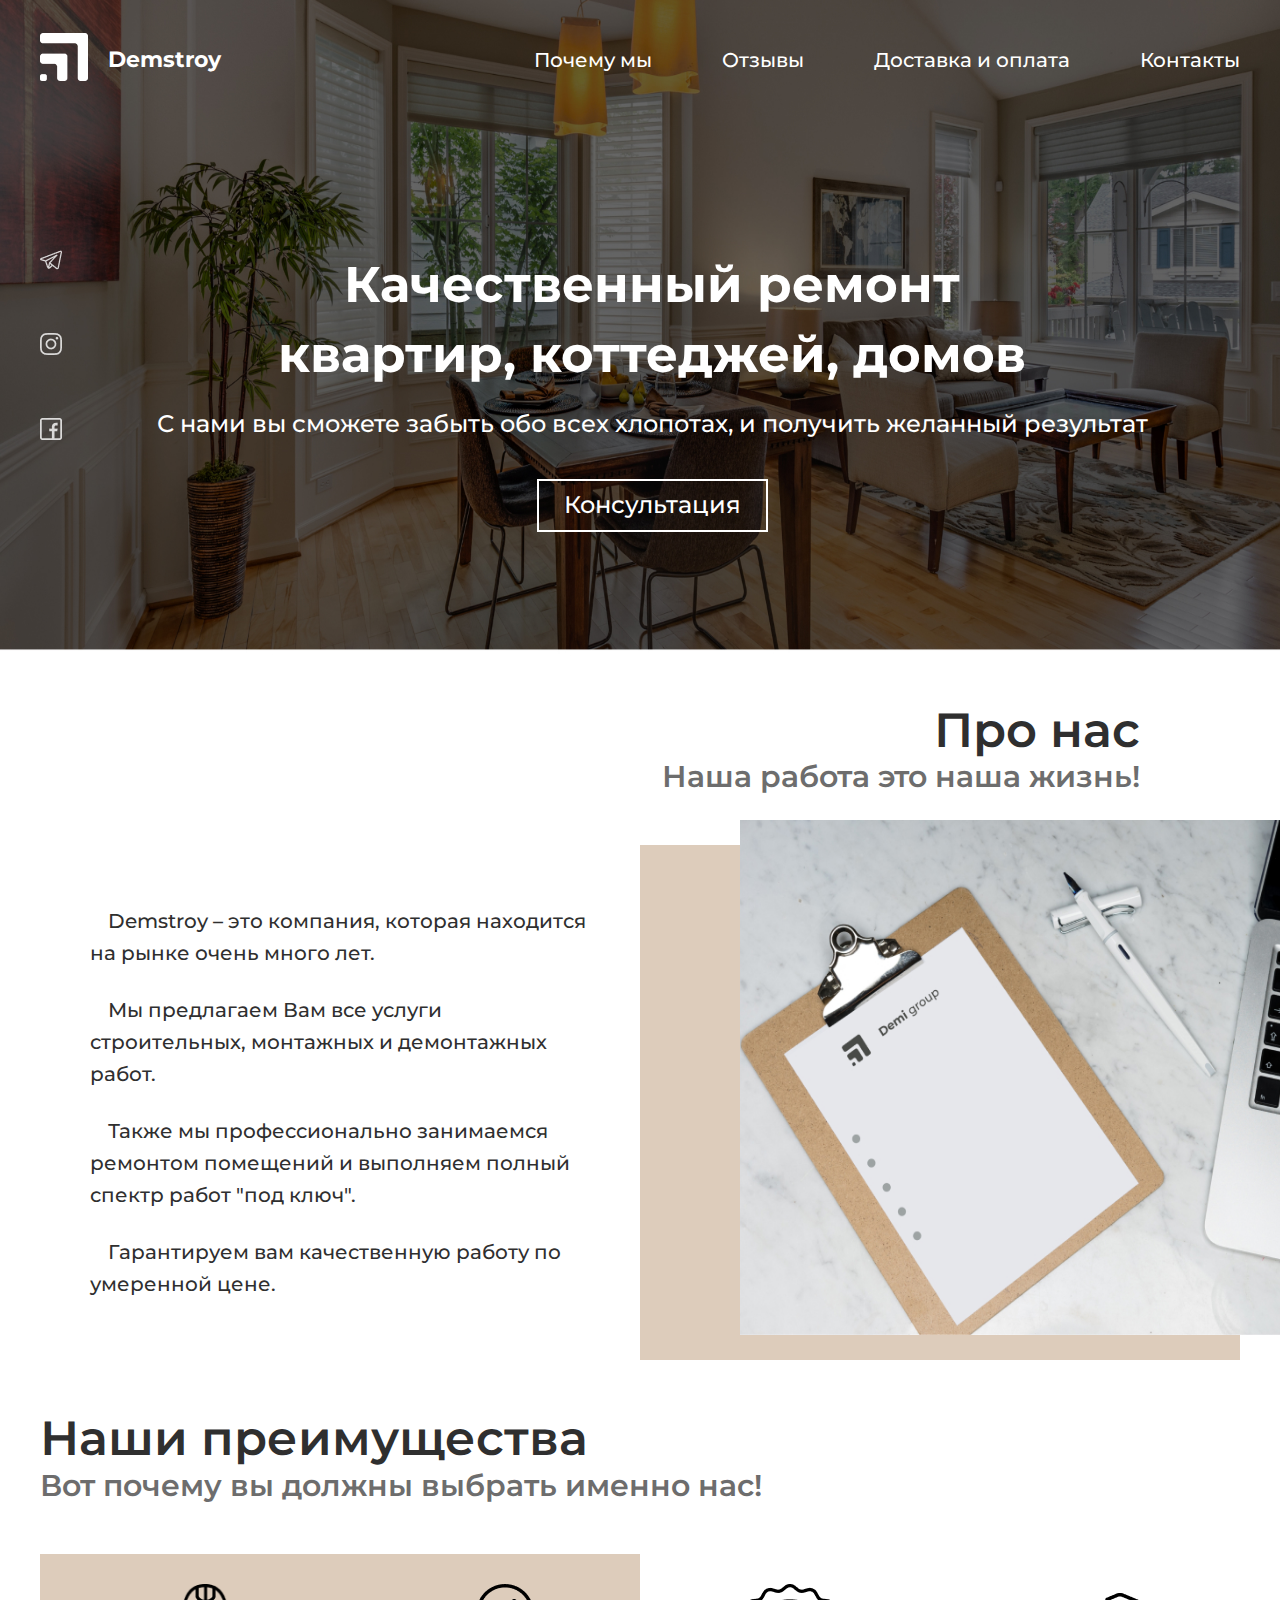
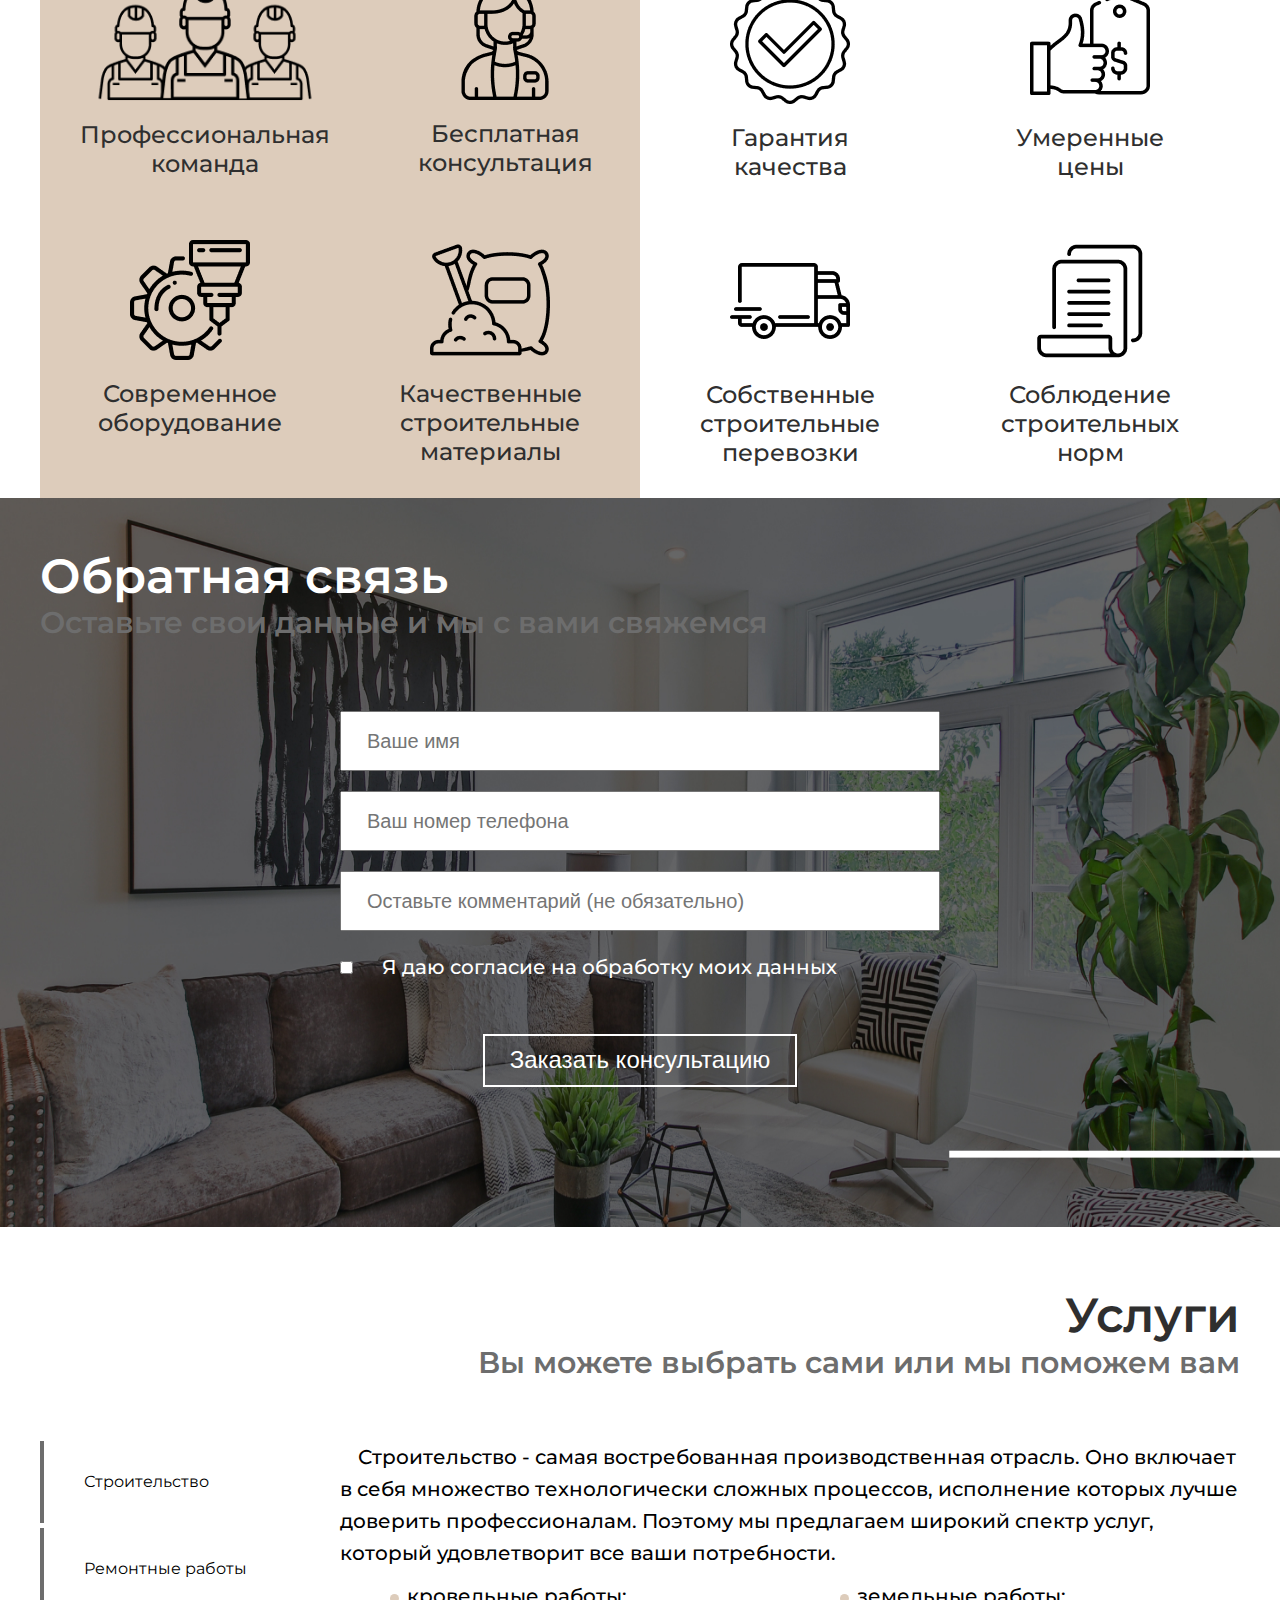
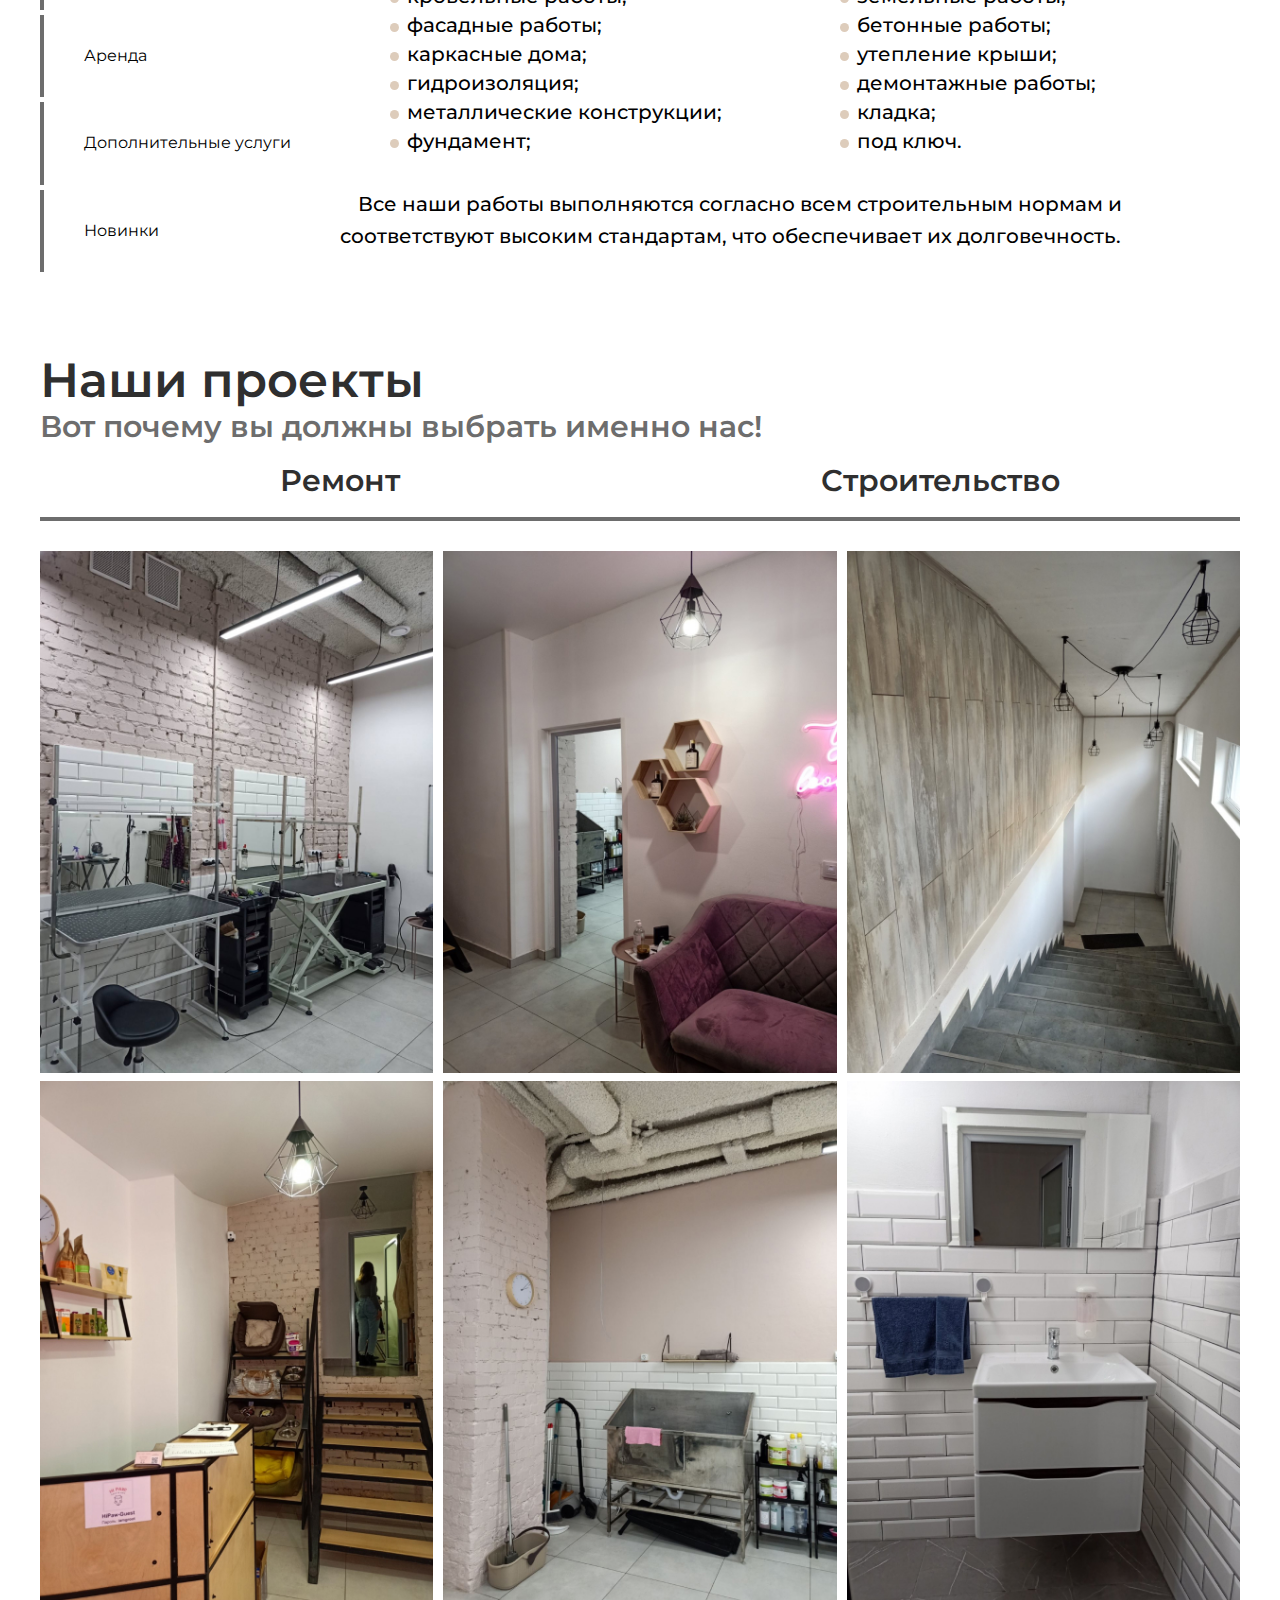
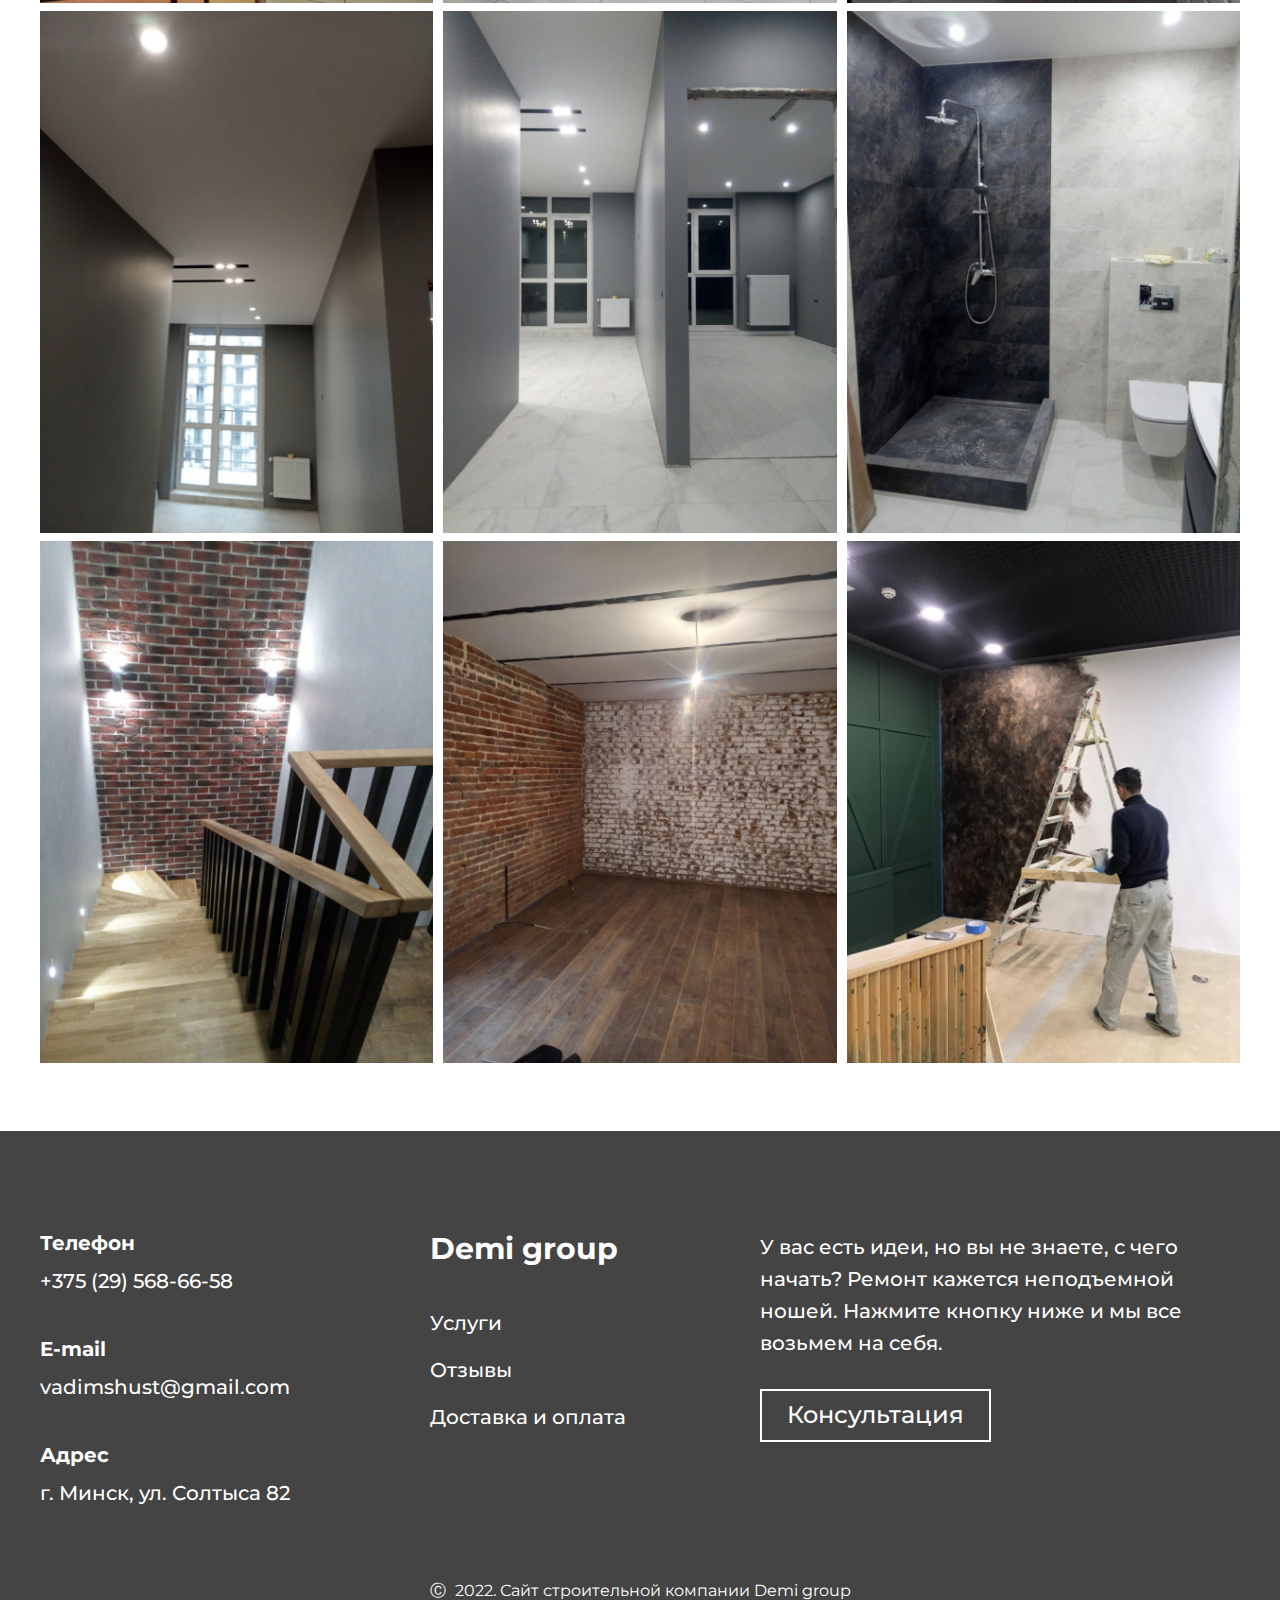
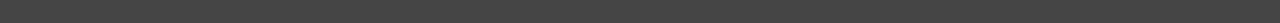
<file: index.html>
<!DOCTYPE html>
<html lang="en">
<head>
    <meta charset="UTF-8">
    <meta http-equiv="X-UA-Compatible" content="IE=edge">
    <meta name="viewport" content="width=device-width, initial-scale=1.0">
    <link rel="stylesheet" href="reset.css">
    <link rel="stylesheet" href="main.css">
    <link rel="icon" type="image/png" sizes="32x32" href="icon/icon.png">
    <link rel="preconnect" href="https://fonts.googleapis.com">
    <link rel="preconnect" href="https://fonts.gstatic.com" crossorigin>
    <link href="https://fonts.googleapis.com/css2?family=Montserrat:wght@300&display=swap" rel="stylesheet">

    <title>Demstroy</title>
</head>
<body>
    <div class="wrapper">
        <header class="header">
            <div class="header__container">
                <div class="header__logo logo">
                    <div class="logo__img">
                        <img src="/icon/logo.png" alt="logo__img">
                    </div>
                    <div class="logo__text">
                        <a href="index.html" target="_blank">Demstroy</a>
                    </div>
                </div>
                <nav class="header__menu menu">
                    <ul class="menu__list">
                        <li class="menu__item"><a href="/why.html" class="menu__link" target="_blank">Почему мы</a></li>
                        <li class="menu__item"><a href="/reviews.html" class="menu__link" target="_blank">Отзывы</a></li>
                        <li class="menu__item"><a href="/delivery.html" class="menu__link" target="_blank">Доставка и оплата</a></li>
                        <li class="menu__item"><a href="/contacts.html" class="menu__link" target="_blank">Контакты</a></li>
                    </ul>
                </nav>
            </div>
        </header>
        <main class="main">
            <section class="description">
                <div class="description__container">
                    <div class="description__content">
                        <div class="description__left social">
                            <div class="social__telegram"><a href="https://web.telegram.org/z/" target="_blank"><img src="icon/telegram.png" alt="telegram"></a></div>
                            <div class="social__instagram"><a href="https://www.instagram.com/" target="_blank"><img src="icon/inst.png" alt="instagram"></a></div>
                            <div class="social__facebook"><a href="https://www.facebook.com/" target="_blank"><img src="icon/fc.png" alt="facebook"></a></div>
                        </div>
                        <div class="description__center">
                            <h1 class="description__title">Качественный ремонт квартир, коттеджей, домов</h1>
                            <div class="description__text">С нами вы сможете забыть обо всех хлопотах, и получить желанный результат </div>
                            <div class="description__button button-description"><a href="#register" class="button-description__link">Консультация</a></div>
                        </div>
                    </div>
                </div>
            </section>
            <section class="about">
                <div class="about__container">
                    <div class="about__top article">
                        <h2 class="article__title">Про нас</h2>
                        <div class="article__subtitle">Наша работа это наша жизнь!</div>
                    </div>
                    <div class="about__body">
                        <div class="about__left-text">
                            <div class="about__text">Demstroy – это компания, которая находится на рынке очень много лет.</div>
                            <div class="about__text">Мы предлагаем Вам все услуги строительных, монтажных и демонтажных работ.</div>
                            <div class="about__text">Также мы профессионально занимаемся ремонтом помещений и выполняем полный спектр работ "под ключ".</div>
                            <div class="about__text">Гарантируем вам качественную работу по умеренной цене.</div>
                        </div>
                        <div class="about__right-image">
                            <img src="/image/book.jpg" alt="about__right-image" class="about__image">
                        </div>
                    </div>
                </div>
            </section>
            <section class="advantages">
                <div class="advantages__container">
                    <div class="advantages__top article">
                        <h2 class="article__title">Наши преимущества</h2>
                        <div class="article__subtitle">Вот почему вы должны выбрать именно нас!</div>
                    </div>
                    <div class="advantages__body">
                        <div class="advantages__left">
                            <div class="advantages__item">
                                <img class="advantages__img builder" src="/icon/builder.png"></img>
                                <div class="advantages__text">Профессиональная команда</div>
                            </div>
                            <div class="advantages__item">
                                <img class="advantages__img support" src="/icon/support.png"></img>
                                <div class="advantages__text">Бесплатная консультация</div>
                            </div>
                            <div class="advantages__item">
                                <img class="advantages__img milling-machine" src="/icon/milling-machine.png"></img>
                                <div class="advantages__text">Современное оборудование</div>
                            </div>
                            <div class="advantages__item">
                                <img class="advantages__img cement" src="/icon/cement.png"></img>
                                <div class="advantages__text">Качественные строительные материалы</div>
                            </div>
                        </div>
                        <div class="advantages__right">
                            <div class="advantages__item">
                                <img class="advantages__img warranty" src="/icon/warranty.png"></img>
                                <div class="advantages__text">Гарантия качества</div>
                            </div>
                            <div class="advantages__item">
                                <img class="advantages__img price" src="/icon/price.png"></img>
                                <div class="advantages__text">Умеренные цены</div>
                            </div>
                            <div class="advantages__item">
                                <img class="advantages__img shipped" src="/icon/shipped.png"></img>
                                <div class="advantages__text">Собственные строительные перевозки</div>
                            </div>
                            <div class="advantages__item">
                                <img class="advantages__img book" src="/icon/book.png"></img>
                                <div class="advantages__text">Соблюдение строительных норм</div>
                            </div>
                        </div>
                    </div>
                </div>
            </section>   
            <section class="consultation" id="register">
                <div class="consultation__container">
                    <div class="consultation__top article">
                        <h2 class="article__title article__title_white">Обратная связь</h2>
                        <div class="article__subtitle">Оставьте свои данные и мы с вами свяжемся</div>
                    </div>
                    <div class="consultation__form-main">
                        <div class="consultation__form-content">
                            <form action="https://echo.htmlacademy.ru/">
                                <div class="consultation__text">
                                    <input type="text" placeholder="Ваше имя">
                                    <input type="tel" placeholder="Ваш номер телефона">
                                    <input type="text" placeholder="Оставьте комментарий (не обязательно)">
                                </div>
                                <div class="consultation__chexbox">
                                    <input type="checkbox" id="checkbox" required>
                                    <label for="checkbox">Я даю согласие на обработку моих данных</label>
                                </div>
                                <div class="consultation__submit">
                                    <input type="submit" value="Заказать консультацию">
                                </div>
                            </form>
                        </div>
                    </div>
                </div>
            </section>
            <section class="services" id="service">
                <div class="services__container">
                    <div class="services__top article">
                        <h2 class="article__title">Услуги</h2>
                        <div class="article__subtitle">Вы можете выбрать сами или мы поможем вам</div>
                    </div>
                    <div class="services__body">
                        <div class="services__left-items">
                            <div class="services__left-item">Строительство</div>
                            <div class="services__left-item">Ремонтные работы</div>
                            <div class="services__left-item">Аренда</div>
                            <div class="services__left-item">Дополнительные услуги</div>
                            <div class="services__left-item">Новинки</div>
                        </div>

                        <div class="services__right">
                            <div class="services__right-text">Строительство - самая востребованная производственная отрасль. Оно включает в себя множество технологически сложных процессов, исполнение которых лучше доверить профессионалам. Поэтому мы предлагаем широкий спектр услуг, который удовлетворит все ваши потребности.</div>
                            <div class="services__right-block">
                                <div class="services__block-left">
                                    <ul class="services__list">
                                        <li class="services__list-item">кровельные работы;</li>
                                        <li class="services__list-item">фасадные работы;</li>
                                        <li class="services__list-item">каркасные дома;</li>
                                        <li class="services__list-item">гидроизоляция;</li>
                                        <li class="services__list-item">металлические конструкции;</li>
                                        <li class="services__list-item">фундамент;</li>
                                    </ul>
                                </div>
                                <div class="services__block-right">
                                    <ul class="services__list">
                                        <li class="services__list-item">земельные работы;</li>
                                        <li class="services__list-item">бетонные работы;</li>
                                        <li class="services__list-item">утепление крыши;</li>
                                        <li class="services__list-item">демонтажные работы;</li>
                                        <li class="services__list-item">кладка;</li>
                                        <li class="services__list-item">под ключ.</li>
                                    </ul>
                                </div>
                            </div>
                            <div class="services__right-text">Все наши работы выполняются согласно всем строительным нормам и соответствуют высоким стандартам, что обеспечивает их долговечность.</div>
                        </div>
                    </div>
                </div>
            </section>  
            <section class="projects">
                <div class="projects__container">
                    <div class="projects__top article">
                        <h2 class="article__title">Наши проекты</h2>
                        <div class="article__subtitle">Вот почему вы должны выбрать именно нас!</div>
                    </div>
                    <div class="projects__body">
                        <div class="projects__items">
                            <div class="projects__item">Ремонт</div>
                            <div class="projects__item">Строительство</div>
                        </div>
                        <div class="projects__img-main">
                            <div class="projects__img-item">
                                <img src="/image/foto1.jpg" alt="projects__img-item" class="projects__img">
                            </div>
                            <div class="projects__img-item">
                                <img src="/image/foto2.jpg" alt="projects__img-item" class="projects__img">
                            </div>
                            <div class="projects__img-item">
                                <img src="/image/foto3.jpg" alt="projects__img-item" class="projects__img">
                            </div>
                            <div class="projects__img-item">
                                <img src="/image/foto4.jpg" alt="projects__img-item" class="projects__img">
                            </div>
                            <div class="projects__img-item">
                                <img src="/image/foto5.jpg" alt="projects__img-item" class="projects__img">
                            </div>
                            <div class="projects__img-item">
                                <img src="/image/foto6.jpg" alt="projects__img-item" class="projects__img">
                            </div>
                            <div class="projects__img-item">
                                <img src="/image/foto7.jpg" alt="projects__img-item" class="projects__img">
                            </div>
                            <div class="projects__img-item">
                                <img src="/image/foto8.jpg" alt="projects__img-item" class="projects__img">
                            </div>
                            <div class="projects__img-item">
                                <img src="/image/foto9.jpg" alt="projects__img-item" class="projects__img">
                            </div>
                            <div class="projects__img-item">
                                <img src="/image/foto10.jpg" alt="projects__img-item" class="projects__img">
                            </div>
                            <div class="projects__img-item">
                                <img src="/image/foto11.jpg" alt="projects__img-item" class="projects__img">
                            </div>
                            <div class="projects__img-item">
                                <img src="/image/foto12.jpg" alt="projects__img-item" class="projects__img">
                            </div>
                        </div>
                    </div>
                </div>
            </section>
        </main>
        <footer class="footer">
            <div class="footer__container">
                <div class="footer__main">
                    <div class="footer__body">
                        <div class="footer__contacts">
                            <div class="footer__contact">
                                <div class="footer__contact-title">Телефон</div>
                                <div class="footer__contact-subtitle"><a href="tel:+375295686658">+375 (29) 568-66-58</a></div>
                            </div>
                            <div class="footer__contact">
                                <div class="footer__contact-title">E-mail</div>
                                <div class="footer__contact-subtitle"><a href="mailto:vadimshust@gmail.com">vadimshust@gmail.com</a></div>
                            </div>
                            <div class="footer__contact">
                                <div class="footer__contact-title">Адрес</div>
                                <div class="footer__contact-subtitle"><a href="https://goo.gl/maps/975VVjytTXD77vwn9" target="_blank">г. Минск, ул. Солтыса 82</a></div>
                            </div>
                        </div>
                        <div class="footer__menu">
                            <div class="footer__menu-title">Demi group</div>
                            <div class="footer__menu-items">
                                <div class="footer__menu-item"><a href="#service">Услуги</a></div>
                                <div class="footer__menu-item"><a href="reviews.html" target="_blank">Отзывы</a></div>
                                <div class="footer__menu-item"><a href="delivery.html" target="_blank">Доставка и оплата</a></div>
                            </div>
                        </div>
                        <div class="footer__content">
                            <div class="footer__content-text">У вас есть идеи, но вы не знаете, с чего начать? Ремонт кажется неподъемной ношей. Нажмите кнопку ниже и мы все возьмем на себя.</div>
                            <div class="footer__button button-description"><a href="#register" class="button-description__link">Консультация</a></div>
                        </div>
                    </div>
                    <div class="footer__base">
                        2022. Сайт строительной компании Demi group
                    </div>
                </div>
            </div> 
        </footer>
    </div>
</body>
</html>
</file>
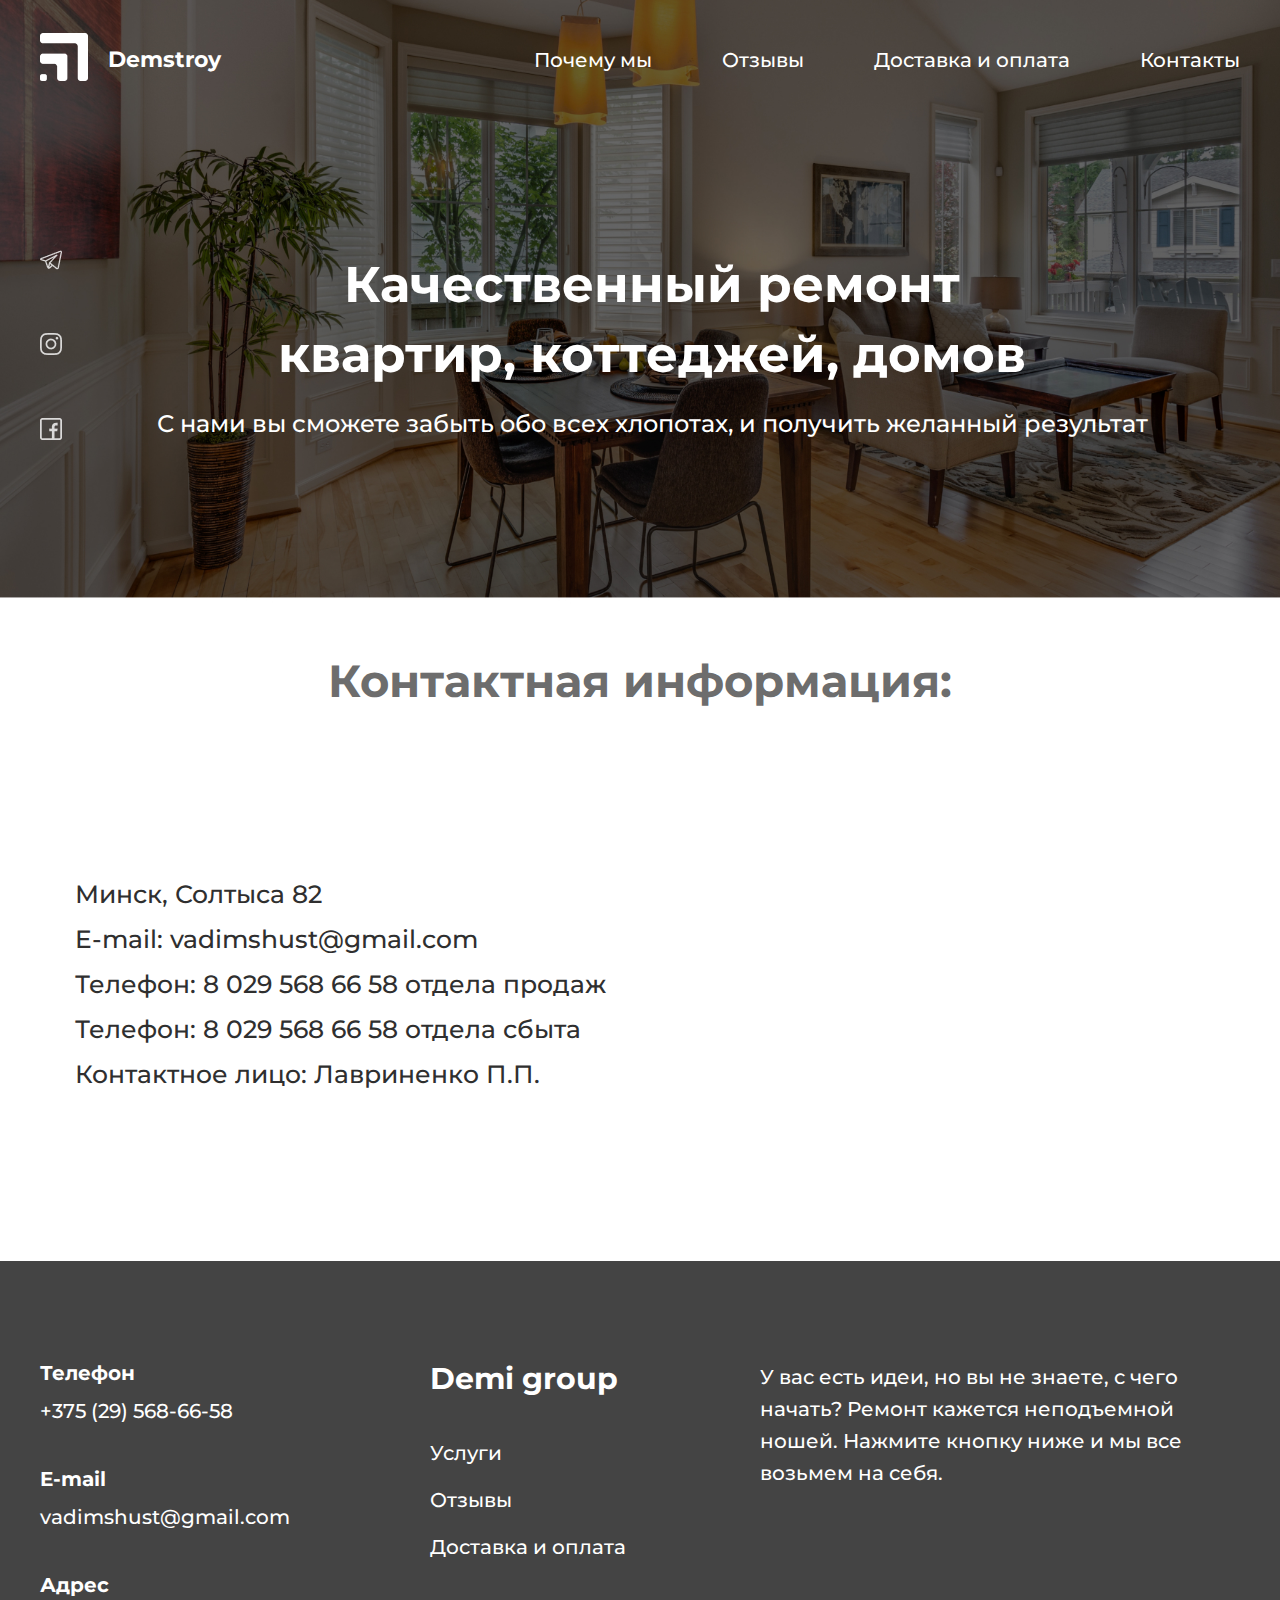
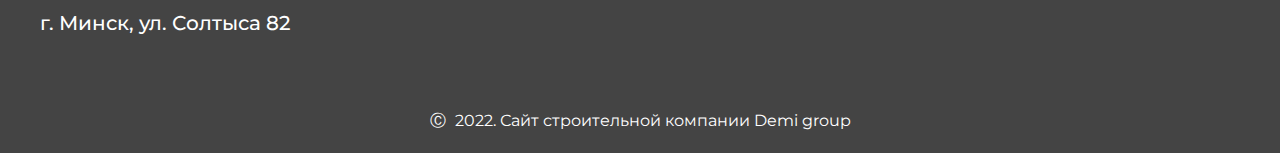
<file: contacts.html>
<!DOCTYPE html>
<html lang="en">
<head>
    <meta charset="UTF-8">
    <meta http-equiv="X-UA-Compatible" content="IE=edge">
    <meta name="viewport" content="width=device-width, initial-scale=1.0">
    <link rel="stylesheet" href="reset.css">
    <link rel="stylesheet" href="main.css">
    <link rel="icon" type="image/png" sizes="32x32" href="/icon/icon.png">
    <link rel="preconnect" href="https://fonts.googleapis.com">
    <link rel="preconnect" href="https://fonts.gstatic.com" crossorigin>
    <link href="https://fonts.googleapis.com/css2?family=Montserrat:wght@300&display=swap" rel="stylesheet">
    <title>Контакты</title>
</head>
<body>
    <div class="wrapper">
        <header class="header">
            <div class="header__container">
                    <div class="header__logo logo">
                        <div class="logo__img">
                            <img src="/icon/logo.png" alt="logo__img">
                        </div>
                        <div class="logo__text">
                            <a href="/index.html" target="_blank">Demstroy</a>
                        </div>
                    </div>
                    <nav class="header__menu menu">
                        <ul class="menu__list">
                            <li class="menu__item"><a href="/why.html" class="menu__link" target="_blank">Почему мы</a></li>
                            <li class="menu__item"><a href="/reviews.html" class="menu__link" target="_blank">Отзывы</a></li>
                            <li class="menu__item"><a href="/delivery.html" class="menu__link" target="_blank">Доставка и оплата</a></li>
                            <li class="menu__item"><a href="/contacts.html" class="menu__link" target="_blank">Контакты</a></li>
                        </ul>
                    </nav>
            </div>
        </header>
        <main class="main">
            <section class="description">
                <div class="description__container">
                        <div class="description__content">
                            <div class="description__left social">
                                <div class="social__telegram"><a href="https://web.telegram.org/z/" target="_blank"><img src="/icon/telegram.png" alt="telegram"></a></div>
                                <div class="social__instagram"><a href="https://www.instagram.com/" target="_blank"><img src="/icon/inst.png" alt="instagram"></a></div>
                                <div class="social__facebook"><a href="https://www.facebook.com/" target="_blank"><img src="/icon/fc.png" alt="facebook"></a></div>
                            </div>
                            <div class="description__center">
                                <h1 class="description__title">Качественный ремонт квартир, коттеджей, домов</h1>
                                <div class="description__text">С нами вы сможете забыть обо всех хлопотах, и получить желанный результат </div>
                            </div>
                        </div>
                    </div>        
            </section>       
            <section class="contacts">
                <div class="contacts__container">
                    <h2 class="why__title">Контактная информация:</h2>
                    <div class="contacts__body">
                        <div class="contacts__content">
                            <ul class="contacts__list">
                                <li class="contacts__item">Минск, Солтыса 82</li>
                                <li class="contacts__item">E-mail: vadimshust@gmail.com</li>
                                <li class="contacts__item">Телефон: 8 029 568 66 58 отдела продаж</li>
                                <li class="contacts__item">Телефон: 8 029 568 66 58 отдела сбыта</li>
                                <li class="contacts__item">Контактное лицо: Лавриненко П.П.</li>
                            </ul>
                        </div>
                        <div class="contacts__map">
                            <iframe src="https://www.google.com/maps/embed?pb=!1m18!1m12!1m3!1d2350.7803116112286!2d27.648186915859355!3d53.900108580098816!2m3!1f0!2f0!3f0!3m2!1i1024!2i768!4f13.1!3m3!1m2!1s0x46dbce640ccb178d%3A0x84615881191c5f5e!2z0YPQu9C40YbQsCDQodC-0LvRgtGL0YHQsCA4Miwg0JzQuNC90YHQug!5e0!3m2!1sru!2sby!4v1652098873272!5m2!1sru!2sby" width="600" height="450" style="border:0;" allowfullscreen="" loading="lazy" referrerpolicy="no-referrer-when-downgrade"></iframe> 
                        </div>
                    </div>
                </div>          
            </section>   
        </main>
        <footer class="footer">
                <div class="footer__container">
                    <div class="footer__main">
                        <div class="footer__body">
                            <div class="footer__contacts">
                                <div class="footer__contact">
                                    <div class="footer__contact-title">Телефон</div>
                                    <div class="footer__contact-subtitle"><a href="tel:+375295686658">+375 (29) 568-66-58</a></div>
                                </div>
                                <div class="footer__contact">
                                    <div class="footer__contact-title">E-mail</div>
                                    <div class="footer__contact-subtitle"><a href="mailto:vadimshust@gmail.com">vadimshust@gmail.com</a></div>
                                </div>
                                <div class="footer__contact">
                                    <div class="footer__contact-title">Адрес</div>
                                    <div class="footer__contact-subtitle"><a href="https://goo.gl/maps/975VVjytTXD77vwn9" target="_blank">г. Минск, ул. Солтыса 82</a></div>
                                </div>
                            </div>
                            <div class="footer__menu">
                                <div class="footer__menu-title">Demi group</div>
                                <div class="footer__menu-items">
                                    <div class="footer__menu-item"><a href="#service">Услуги</a></div>
                                    <div class="footer__menu-item"><a href="/reviews.html" target="_blank">Отзывы</a></div>
                                    <div class="footer__menu-item"><a href="/delivery.html" target="_blank">Доставка и оплата</a></div>
                                </div>
                            </div>
                            <div class="footer__content">
                                <div class="footer__content-text">У вас есть идеи, но вы не знаете, с чего начать? Ремонт кажется неподъемной ношей. Нажмите кнопку ниже и мы все возьмем на себя.</div>
                            </div>
                        </div>
                        <div class="footer__base">
                            2022. Сайт строительной компании Demi group
                        </div>
                    </div>
                </div> 
        </footer>
    </div>          
</body>
</html>
</file>
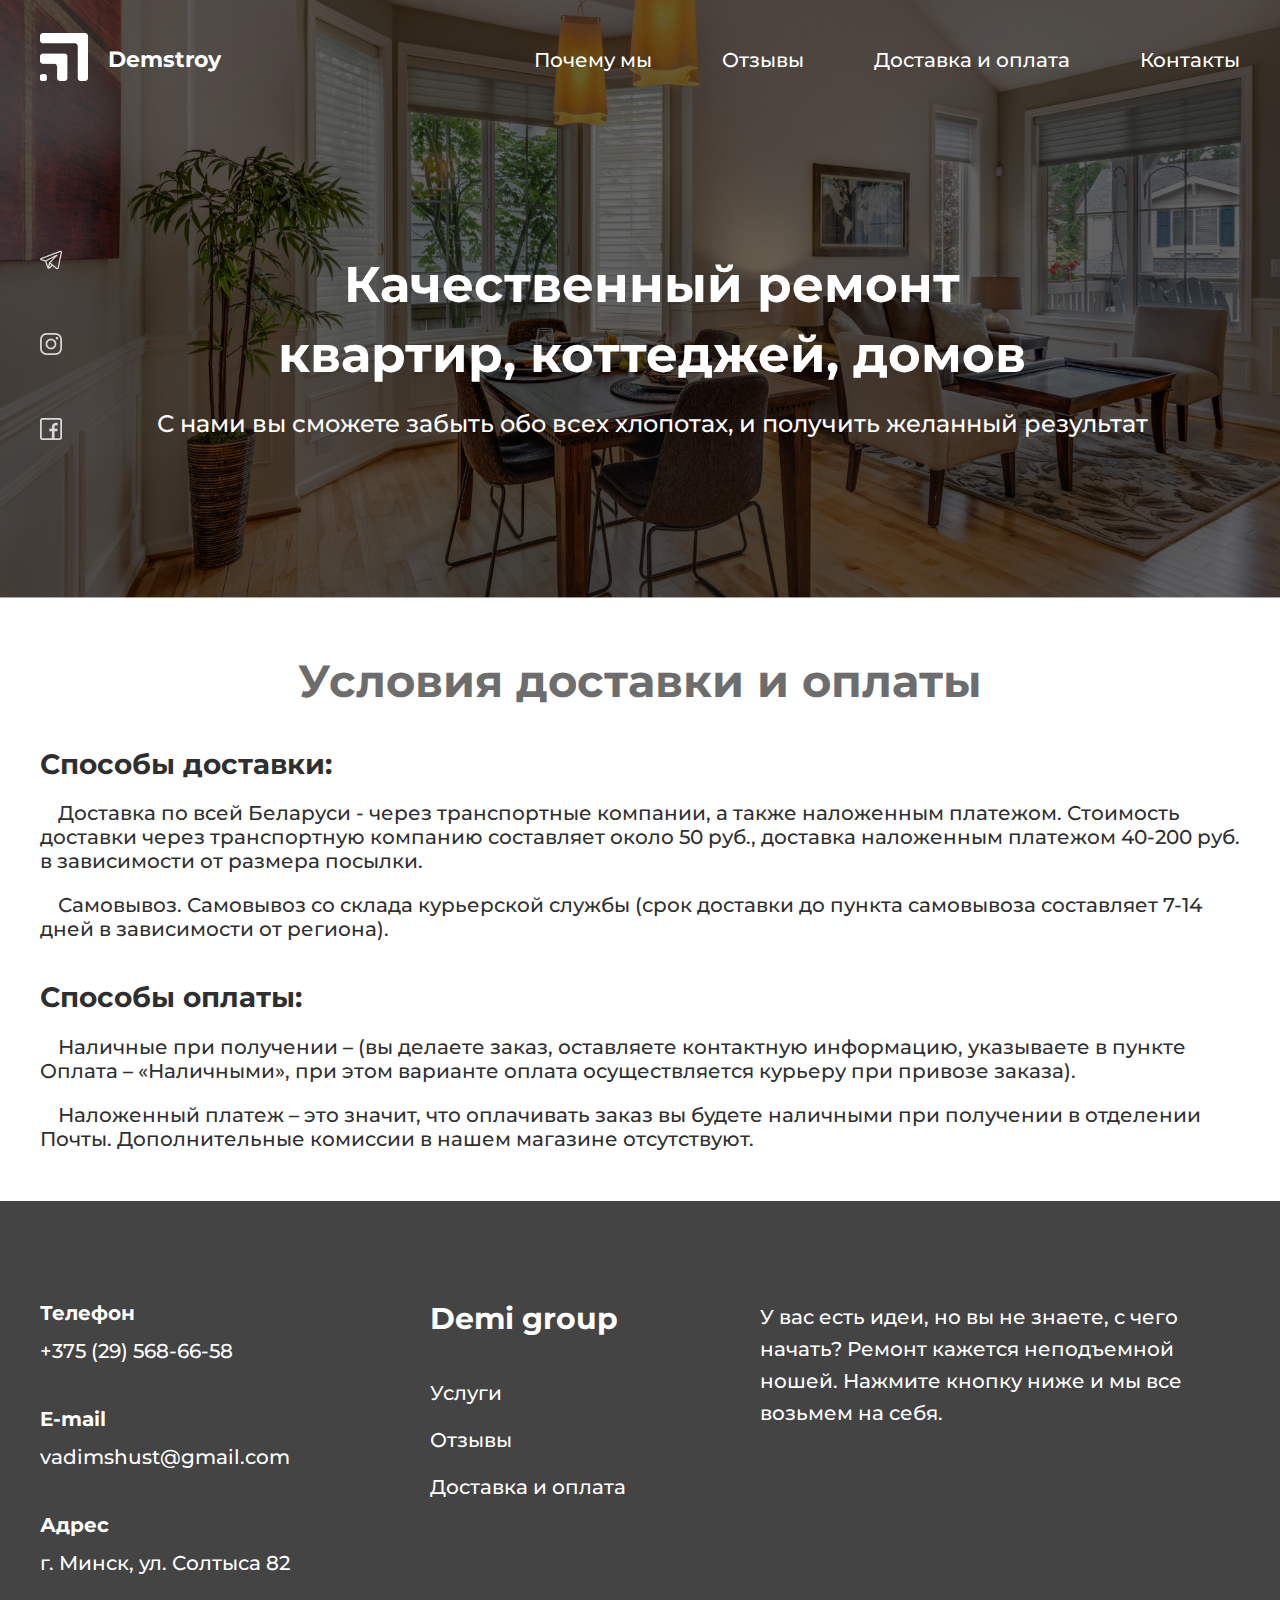
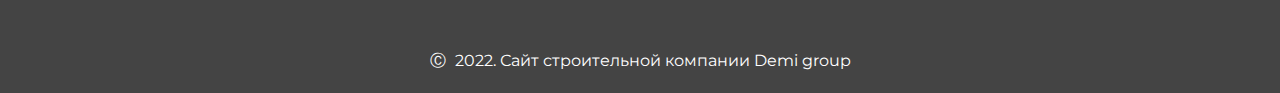
<file: delivery.html>
<!DOCTYPE html>
<html lang="en">
<head>
    <meta charset="UTF-8">
    <meta http-equiv="X-UA-Compatible" content="IE=edge">
    <meta name="viewport" content="width=device-width, initial-scale=1.0">
    <link rel="stylesheet" href="reset.css">
    <link rel="stylesheet" href="main.css">
    <link rel="icon" type="image/png" sizes="32x32" href="/icon/icon.png">
    <link rel="preconnect" href="https://fonts.googleapis.com">
    <link rel="preconnect" href="https://fonts.gstatic.com" crossorigin>
    <link href="https://fonts.googleapis.com/css2?family=Montserrat:wght@300&display=swap" rel="stylesheet">
    <title>Доставка и оплата</title>
</head>
<body>
    <div class="wrapper">
        <header class="header">
            <div class="header__container">
                    <div class="header__logo logo">
                        <div class="logo__img">
                            <img src="/icon/logo.png" alt="logo__img">
                        </div>
                        <div class="logo__text">
                            <a href="/index.html" target="_blank">Demstroy</a>
                        </div>
                    </div>
                    <nav class="header__menu menu">
                        <ul class="menu__list">
                            <li class="menu__item"><a href="/why.html" class="menu__link" target="_blank">Почему мы</a></li>
                            <li class="menu__item"><a href="/reviews.html" class="menu__link" target="_blank">Отзывы</a></li>
                            <li class="menu__item"><a href="/delivery.html" class="menu__link" target="_blank">Доставка и оплата</a></li>
                            <li class="menu__item"><a href="/contacts.html" class="menu__link" target="_blank">Контакты</a></li>
                        </ul>
                    </nav>
            </div>
        </header>
        <main class="main">
            <section class="description">
                <div class="description__container">
                        <div class="description__content">
                            <div class="description__left social">
                                <div class="social__telegram"><a href="https://web.telegram.org/z/" target="_blank"><img src="/icon/telegram.png" alt="telegram"></a></div>
                                <div class="social__instagram"><a href="https://www.instagram.com/" target="_blank"><img src="/icon/inst.png" alt="instagram"></a></div>
                                <div class="social__facebook"><a href="https://www.facebook.com/" target="_blank"><img src="/icon/fc.png" alt="facebook"></a></div>
                            </div>
                            <div class="description__center">
                                <h1 class="description__title">Качественный ремонт квартир, коттеджей, домов</h1>
                                <div class="description__text">С нами вы сможете забыть обо всех хлопотах, и получить желанный результат </div>
                            </div>
                        </div>
                    </div>        
            </section>       
            <section class="delivery">
                <div class="delivery__container">
                    <h2 class="why__title">Условия доставки и оплаты</h2>
                    <div class="delivery__body">
                        <div class="delivery__content">
                            <div class="delivery__title">Способы доставки:</div>
                            <div class="delivery__text">Доставка по всей Беларуси - через транспортные компании, а также наложенным платежом. Стоимость доставки через транспортную компанию составляет около 50 руб., доставка наложенным платежом 40-200 руб. в зависимости от размера посылки.</div>
                            <div class="delivery__text">Самовывоз.  Самовывоз со склада курьерской службы (срок доставки до пункта самовывоза составляет 7-14  дней в зависимости от региона).</div>
                        </div>
                        <div class="delivery__content">
                            <div class="delivery__title">Способы оплаты:</div>
                            <div class="delivery__text">Наличные при получении – (вы делаете заказ, оставляете контактную информацию, указываете в пункте Оплата – «Наличными», при этом варианте оплата осуществляется курьеру при привозе заказа).</div>
                            <div class="delivery__text">Наложенный платеж – это значит, что оплачивать заказ вы будете наличными при получении в отделении Почты.  Дополнительные комиссии в нашем магазине отсутствуют.</div>
                        </div>
                    </div>
                </div>          
            </section>   
        </main>
        <footer class="footer">
                <div class="footer__container">
                    <div class="footer__main">
                        <div class="footer__body">
                            <div class="footer__contacts">
                                <div class="footer__contact">
                                    <div class="footer__contact-title">Телефон</div>
                                    <div class="footer__contact-subtitle"><a href="tel:+375295686658">+375 (29) 568-66-58</a></div>
                                </div>
                                <div class="footer__contact">
                                    <div class="footer__contact-title">E-mail</div>
                                    <div class="footer__contact-subtitle"><a href="mailto:vadimshust@gmail.com">vadimshust@gmail.com</a></div>
                                </div>
                                <div class="footer__contact">
                                    <div class="footer__contact-title">Адрес</div>
                                    <div class="footer__contact-subtitle"><a href="https://goo.gl/maps/975VVjytTXD77vwn9" target="_blank">г. Минск, ул. Солтыса 82</a></div>
                                </div>
                            </div>
                            <div class="footer__menu">
                                <div class="footer__menu-title">Demi group</div>
                                <div class="footer__menu-items">
                                    <div class="footer__menu-item"><a href="#service">Услуги</a></div>
                                    <div class="footer__menu-item"><a href="/reviews.html" target="_blank">Отзывы</a></div>
                                    <div class="footer__menu-item"><a href="/delivery.html" target="_blank">Доставка и оплата</a></div>
                                </div>
                            </div>
                            <div class="footer__content">
                                <div class="footer__content-text">У вас есть идеи, но вы не знаете, с чего начать? Ремонт кажется неподъемной ношей. Нажмите кнопку ниже и мы все возьмем на себя.</div>
                            </div>
                        </div>
                        <div class="footer__base">
                            2022. Сайт строительной компании Demi group
                        </div>
                    </div>
                </div> 
        </footer>
    </div>
</body>
</html>
</file>
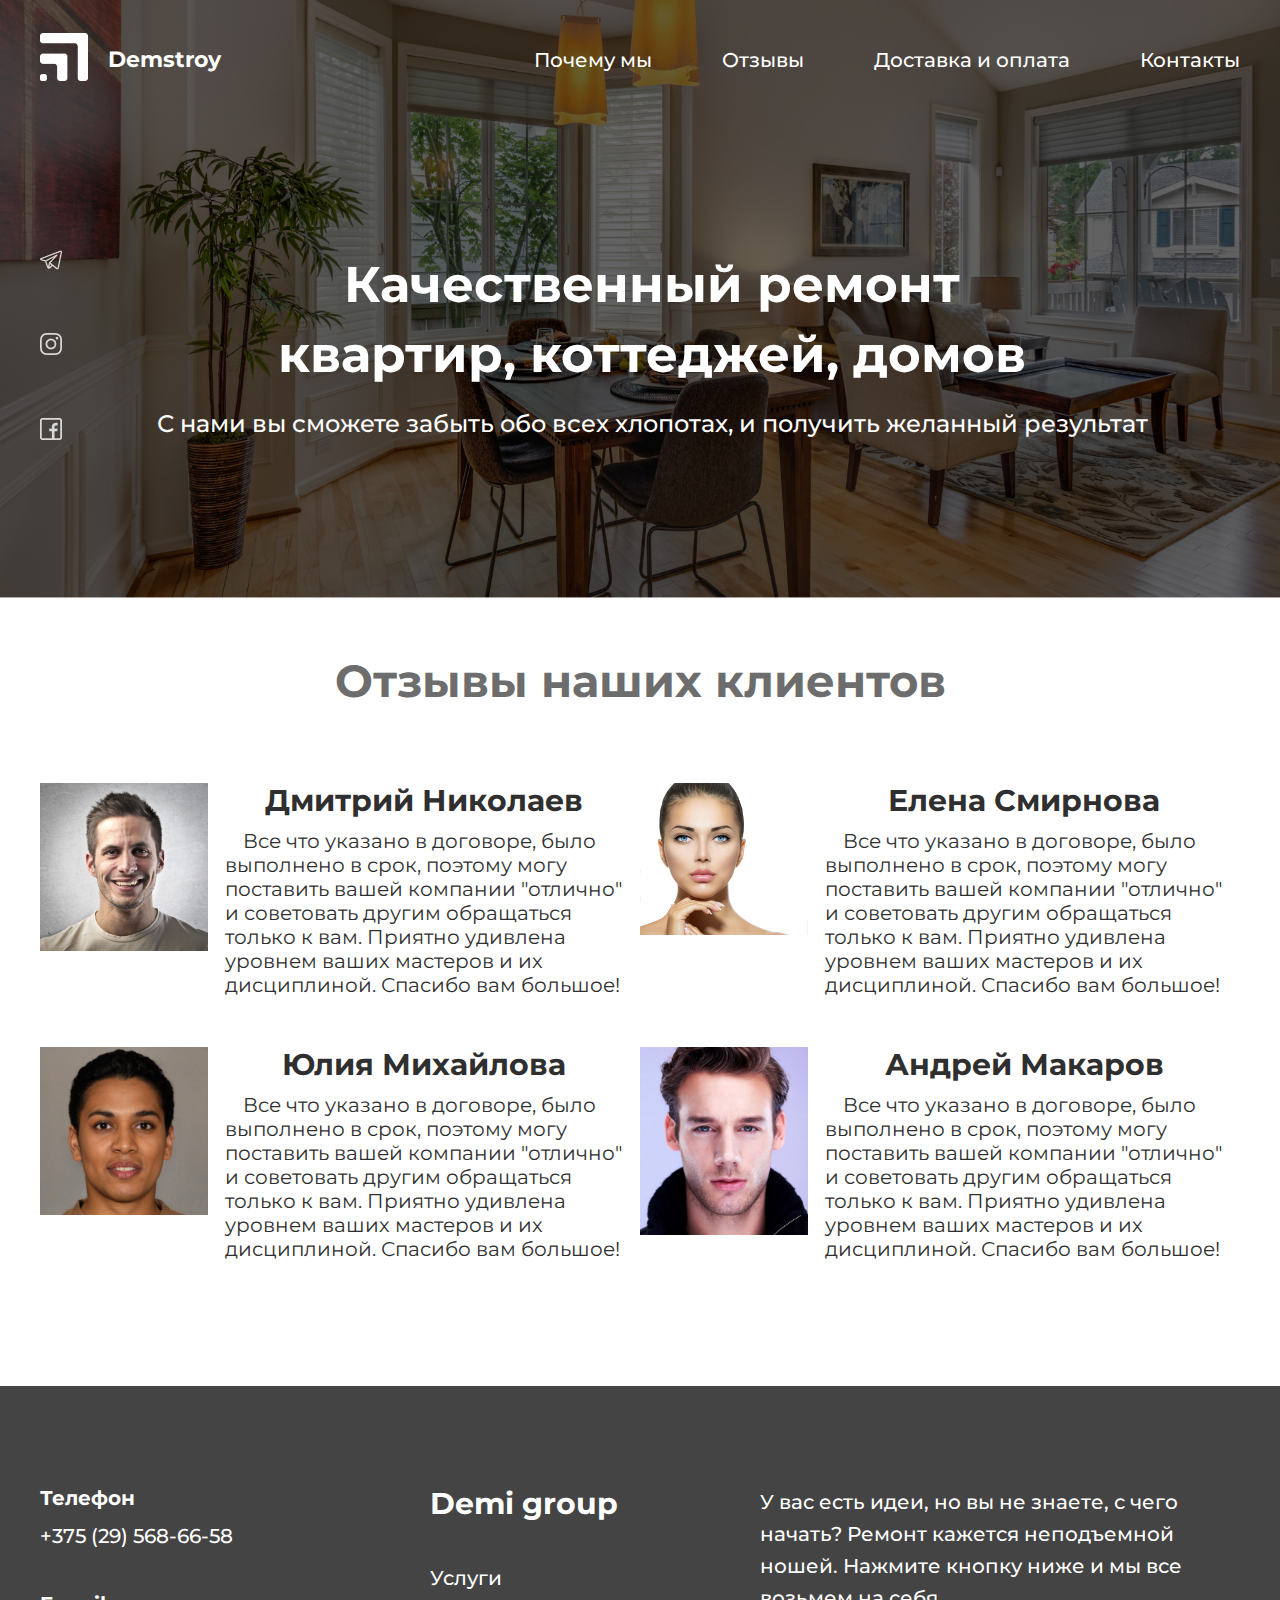
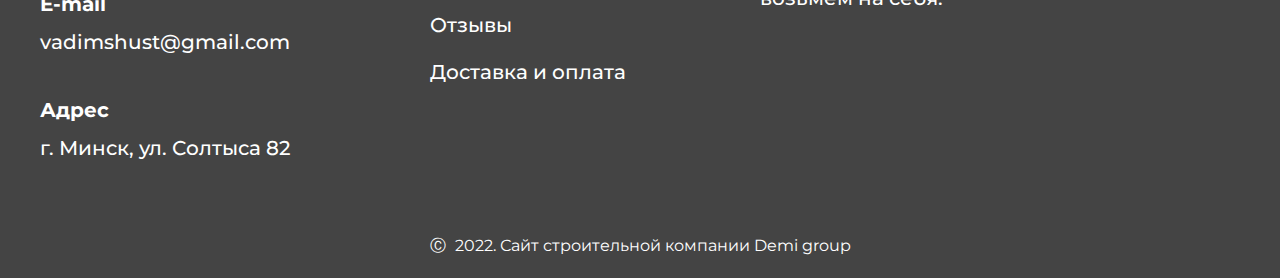
<file: reviews.html>
<!DOCTYPE html>
<html lang="en">
<head>
    <meta charset="UTF-8">
    <meta http-equiv="X-UA-Compatible" content="IE=edge">
    <meta name="viewport" content="width=device-width, initial-scale=1.0">
    <link rel="stylesheet" href="reset.css">
    <link rel="stylesheet" href="main.css">
    <link rel="icon" type="image/png" sizes="32x32" href="/icon/icon.png">
    <link rel="preconnect" href="https://fonts.googleapis.com">
    <link rel="preconnect" href="https://fonts.gstatic.com" crossorigin>
    <link href="https://fonts.googleapis.com/css2?family=Montserrat:wght@300&display=swap" rel="stylesheet">
    <title>Отзывы</title>
</head>
<body>
<div class="wrapper">
    <header class="header">
        <div class="header__container">
                <div class="header__logo logo">
                    <div class="logo__img">
                        <img src="/icon/logo.png" alt="logo__img">
                    </div>
                    <div class="logo__text">
                        <a href="/index.html" target="_blank">Demstroy</a>
                    </div>
                </div>
                <nav class="header__menu menu">
                    <ul class="menu__list">
                        <li class="menu__item"><a href="/why.html" class="menu__link" target="_blank">Почему мы</a></li>
                        <li class="menu__item"><a href="/reviews.html" class="menu__link" target="_blank">Отзывы</a></li>
                        <li class="menu__item"><a href="/delivery.html" class="menu__link" target="_blank">Доставка и оплата</a></li>
                        <li class="menu__item"><a href="/contacts.html" class="menu__link" target="_blank">Контакты</a></li>
                    </ul>
                </nav>
        </div>
    </header>
    <main class="main">
        <section class="description">
            <div class="description__container">
                    <div class="description__content">
                        <div class="description__left social">
                            <div class="social__telegram"><a href="https://web.telegram.org/z/" target="_blank"><img src="/icon/telegram.png" alt="telegram"></a></div>
                            <div class="social__instagram"><a href="https://www.instagram.com/" target="_blank"><img src="/icon/inst.png" alt="instagram"></a></div>
                            <div class="social__facebook"><a href="https://www.facebook.com/" target="_blank"><img src="/icon/fc.png" alt="facebook"></a></div>
                        </div>
                        <div class="description__center">
                            <h1 class="description__title">Качественный ремонт квартир, коттеджей, домов</h1>
                            <div class="description__text">С нами вы сможете забыть обо всех хлопотах, и получить желанный результат </div>
                        </div>
                    </div>
                </div>        
        </section>       
        <section class="reviews">
            <div class="reviews__container">
                <h2 class="why__title">Отзывы наших клиентов</h2>
                <div class="reviews__body">
                    <div class="reviews__column">
                        <div class="reviews__content">
                            <div class="reviews__content-image">
                                <img src="/image/face1.jpg" alt="reviews__content-image">
                            </div>
                            <div class="reviews__content-main">
                                <div class="reviews__content-title">Дмитрий Николаев</div>
                                <div class="reviews__content-text">Все что указано в договоре, было выполнено в срок, поэтому могу поставить вашей компании "отлично" и советовать другим обращаться только к вам. Приятно удивлена уровнем ваших мастеров и их дисциплиной. Спасибо вам большое!</div>
                            </div>
                        </div>
                        <div class="reviews__content">
                            <div class="reviews__content-image">
                                <img src="/image/face2.jpg" alt="reviews__content-image">
                            </div>
                            <div class="reviews__content-main">
                                <div class="reviews__content-title">Юлия Михайлова</div>
                                <div class="reviews__content-text">Все что указано в договоре, было выполнено в срок, поэтому могу поставить вашей компании "отлично" и советовать другим обращаться только к вам. Приятно удивлена уровнем ваших мастеров и их дисциплиной. Спасибо вам большое!</div>
                            </div>
                        </div>
                    </div>
                    <div class="why__column">
                        <div class="reviews__content">
                            <div class="reviews__content-image">
                                <img src="/image/face3.jpg" alt="reviews__content-image">
                            </div>
                            <div class="reviews__content-main">
                                <div class="reviews__content-title">Елена Смирнова</div>
                                <div class="reviews__content-text">Все что указано в договоре, было выполнено в срок, поэтому могу поставить вашей компании "отлично" и советовать другим обращаться только к вам. Приятно удивлена уровнем ваших мастеров и их дисциплиной. Спасибо вам большое!</div>
                            </div>
                        </div>
                        <div class="reviews__content">
                            <div class="reviews__content-image">
                                <img src="/image/face4.jpg" alt="reviews__content-image">
                            </div>
                            <div class="reviews__content-main">
                                <div class="reviews__content-title">Андрей Макаров</div>
                                <div class="reviews__content-text">Все что указано в договоре, было выполнено в срок, поэтому могу поставить вашей компании "отлично" и советовать другим обращаться только к вам. Приятно удивлена уровнем ваших мастеров и их дисциплиной. Спасибо вам большое!</div>
                            </div>
                        </div>
                    </div> 
                </div>  
            </div>          
        </section>   
    </main>
    <footer class="footer">
            <div class="footer__container">
                <div class="footer__main">
                    <div class="footer__body">
                        <div class="footer__contacts">
                            <div class="footer__contact">
                                <div class="footer__contact-title">Телефон</div>
                                <div class="footer__contact-subtitle"><a href="tel:+375295686658">+375 (29) 568-66-58</a></div>
                            </div>
                            <div class="footer__contact">
                                <div class="footer__contact-title">E-mail</div>
                                <div class="footer__contact-subtitle"><a href="mailto:vadimshust@gmail.com">vadimshust@gmail.com</a></div>
                            </div>
                            <div class="footer__contact">
                                <div class="footer__contact-title">Адрес</div>
                                <div class="footer__contact-subtitle"><a href="https://goo.gl/maps/975VVjytTXD77vwn9" target="_blank">г. Минск, ул. Солтыса 82</a></div>
                            </div>
                        </div>
                        <div class="footer__menu">
                            <div class="footer__menu-title">Demi group</div>
                            <div class="footer__menu-items">
                                <div class="footer__menu-item"><a href="#service">Услуги</a></div>
                                <div class="footer__menu-item"><a href="/reviews.html" target="_blank">Отзывы</a></div>
                                <div class="footer__menu-item"><a href="/delivery.html" target="_blank">Доставка и оплата</a></div>
                            </div>
                        </div>
                        <div class="footer__content">
                            <div class="footer__content-text">У вас есть идеи, но вы не знаете, с чего начать? Ремонт кажется неподъемной ношей. Нажмите кнопку ниже и мы все возьмем на себя.</div>
                        </div>
                    </div>
                    <div class="footer__base">
                        2022. Сайт строительной компании Demi group
                    </div>
                </div>
            </div> 
    </footer>
</div>
</body>
</html>
</file>
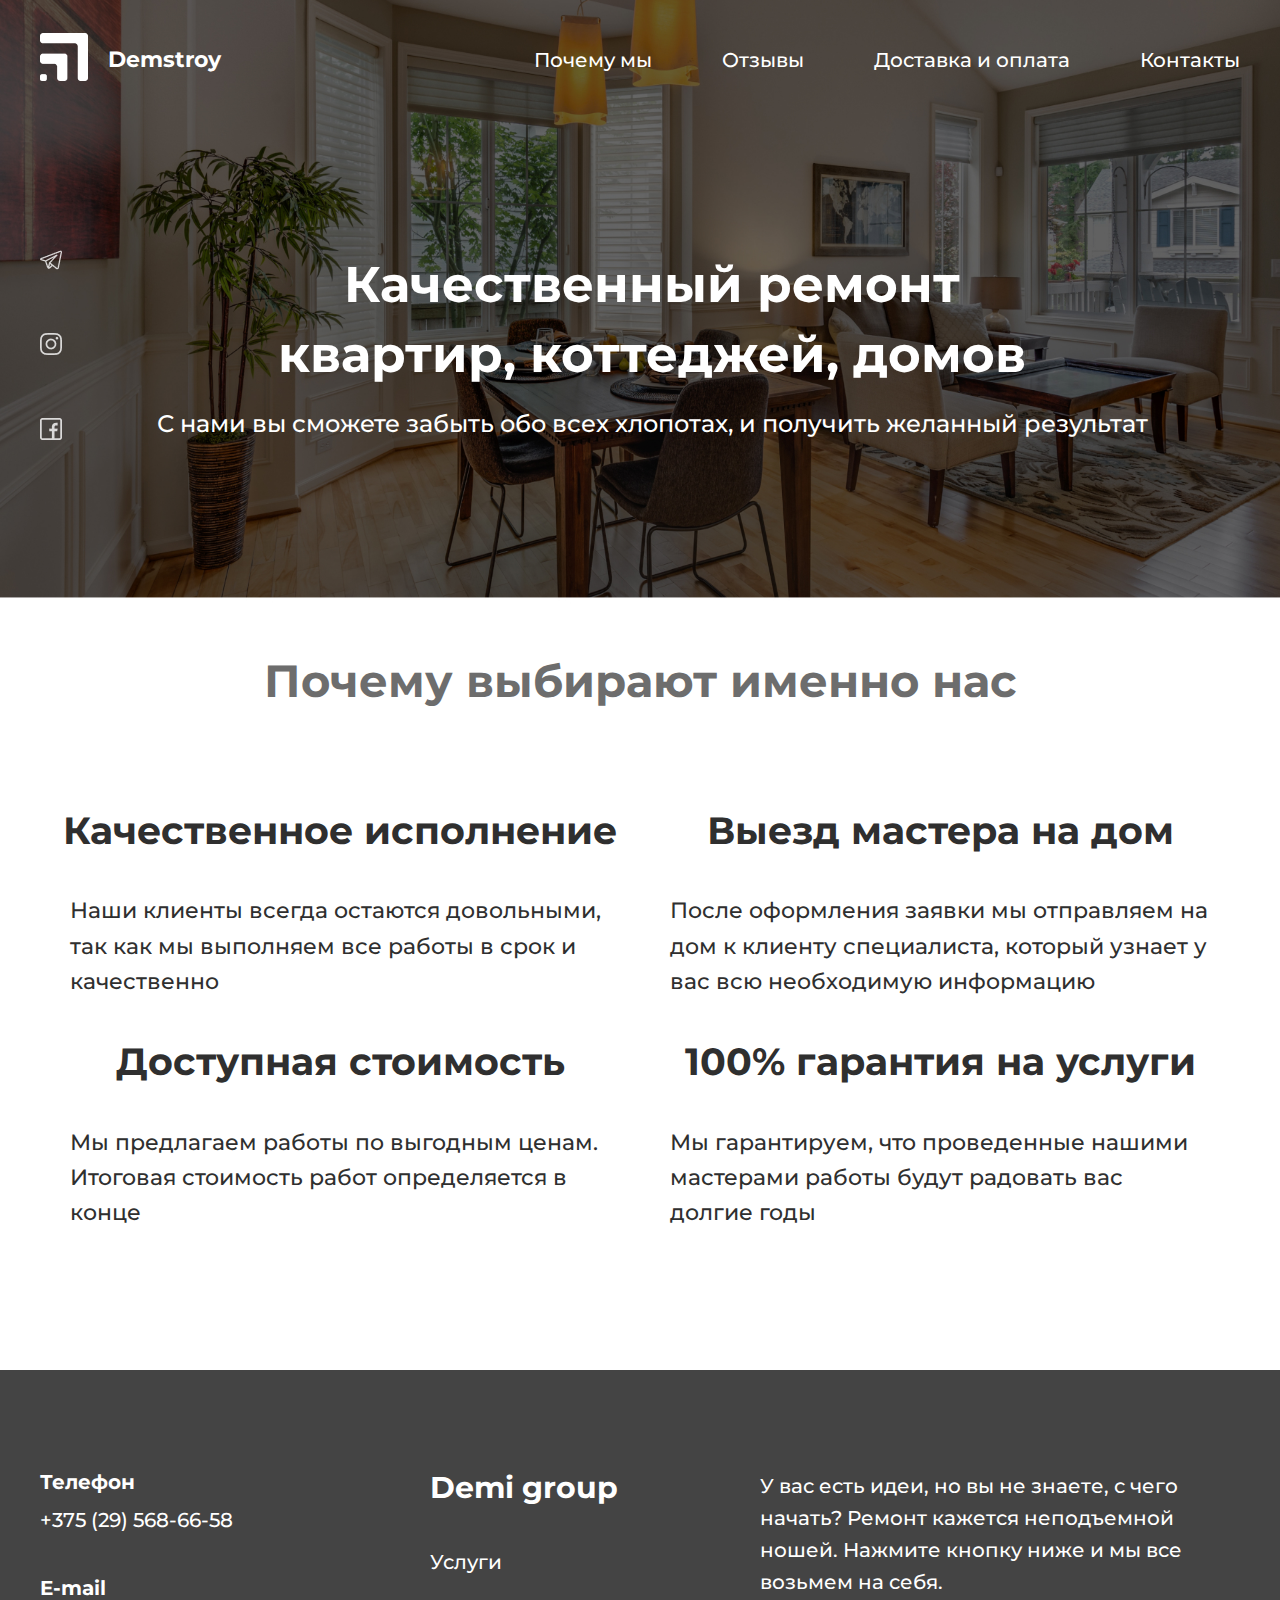
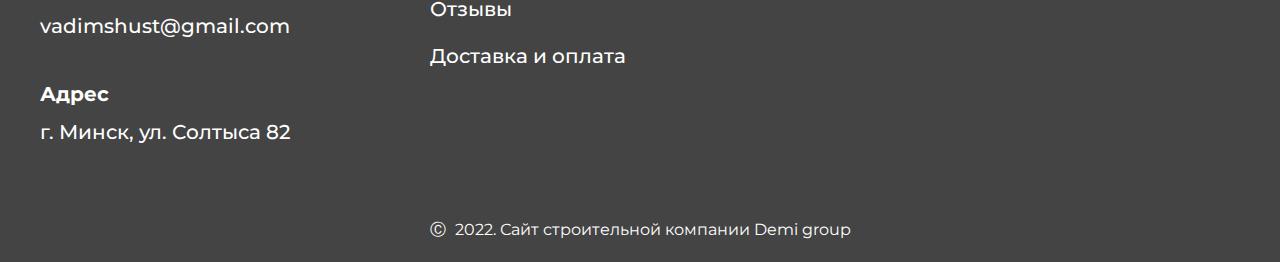
<file: why.html>
<!DOCTYPE html>
<html lang="en">
<head>
    <meta charset="UTF-8">
    <meta http-equiv="X-UA-Compatible" content="IE=edge">
    <meta name="viewport" content="width=device-width, initial-scale=1.0">
    <link rel="stylesheet" href="reset.css">
    <link rel="stylesheet" href="main.css">
    <link rel="icon" type="image/png" sizes="32x32" href="/icon/icon.png">
    <link rel="preconnect" href="https://fonts.googleapis.com">
    <link rel="preconnect" href="https://fonts.gstatic.com" crossorigin>
    <link href="https://fonts.googleapis.com/css2?family=Montserrat:wght@300&display=swap" rel="stylesheet">
    <title>Почему мы</title>
</head>
<body>
    <div class="wrapper">
        <header class="header">
            <div class="header__container">
                <div class="header__logo logo">
                    <div class="logo__img">
                        <img src="/icon/logo.png" alt="logo__img">
                    </div>
                    <div class="logo__text">
                        <a href="/index.html" target="_blank">Demstroy</a>
                    </div>
                </div>
                <nav class="header__menu menu">
                    <ul class="menu__list">
                        <li class="menu__item"><a href="/why.html" class="menu__link" target="_blank">Почему мы</a></li>
                        <li class="menu__item"><a href="/reviews.html" class="menu__link" target="_blank">Отзывы</a></li>
                        <li class="menu__item"><a href="/delivery.html" class="menu__link" target="_blank">Доставка и оплата</a></li>
                        <li class="menu__item"><a href="/contacts.html" class="menu__link" target="_blank">Контакты</a></li>
                    </ul>
                </nav>
            </div>
        </header>
        <main class="main">
            <section class="description">
                <div class="description__container">
                    <div class="description__content">
                        <div class="description__left social">
                            <div class="social__telegram"><a href="https://web.telegram.org/z/" target="_blank"><img src="/icon/telegram.png" alt="telegram"></a></div>
                            <div class="social__instagram"><a href="https://www.instagram.com/" target="_blank"><img src="/icon/inst.png" alt="instagram"></a></div>
                            <div class="social__facebook"><a href="https://www.facebook.com/" target="_blank"><img src="/icon/fc.png" alt="facebook"></a></div>
                        </div>
                        <div class="description__center">
                            <h1 class="description__title">Качественный ремонт квартир, коттеджей, домов</h1>
                            <div class="description__text">С нами вы сможете забыть обо всех хлопотах, и получить желанный результат </div>
                        </div>
                    </div>
                </div>
            </section>
            <section class="why">
                <div class="why__container">
                    <h2 class="why__title">Почему выбирают именно нас</h2>
                    <div class="why__body">
                        <div class="why__column">
                            <div class="why__content">
                                <div class="why__content-title">Качественное исполнение</div>
                                <div class="why__content-text">Наши клиенты всегда остаются довольными, так как мы выполняем все работы в срок и качественно</div>
                            </div>
                            <div class="why__content">
                                <div class="why__content-title">Доступная стоимость</div>
                                <div class="why__content-text">Мы предлагаем работы по выгодным ценам. Итоговая стоимость работ определяется в конце</div>
                            </div>
                        </div>
                        <div class="why__column">
                            <div class="why__content">
                                <div class="why__content-title">Выезд мастера на дом</div>
                                <div class="why__content-text">После оформления заявки мы отправляем на дом к клиенту специалиста, который узнает у вас всю необходимую информацию</div>
                            </div>
                            <div class="why__content">
                                <div class="why__content-title">100% гарантия на услуги</div>
                                <div class="why__content-text">Мы гарантируем, что проведенные нашими мастерами работы будут радовать вас долгие годы</div>
                            </div>
                        </div> 
                    </div>  
                </div>          
            </section>
        </main>
        <footer class="footer">
            <div class="footer__container">
                <div class="footer__main">
                    <div class="footer__body">
                        <div class="footer__contacts">
                            <div class="footer__contact">
                                <div class="footer__contact-title">Телефон</div>
                                <div class="footer__contact-subtitle"><a href="tel:+375295686658">+375 (29) 568-66-58</a></div>
                            </div>
                            <div class="footer__contact">
                                <div class="footer__contact-title">E-mail</div>
                                <div class="footer__contact-subtitle"><a href="mailto:vadimshust@gmail.com">vadimshust@gmail.com</a></div>
                            </div>
                            <div class="footer__contact">
                                <div class="footer__contact-title">Адрес</div>
                                <div class="footer__contact-subtitle"><a href="https://goo.gl/maps/975VVjytTXD77vwn9" target="_blank">г. Минск, ул. Солтыса 82</a></div>
                            </div>
                        </div>
                        <div class="footer__menu">
                            <div class="footer__menu-title">Demi group</div>
                            <div class="footer__menu-items">
                                <div class="footer__menu-item"><a href="#service">Услуги</a></div>
                                <div class="footer__menu-item"><a href="/reviews.html" target="_blank">Отзывы</a></div>
                                <div class="footer__menu-item"><a href="/delivery.html" target="_blank">Доставка и оплата</a></div>
                            </div>
                        </div>
                        <div class="footer__content">
                            <div class="footer__content-text">У вас есть идеи, но вы не знаете, с чего начать? Ремонт кажется неподъемной ношей. Нажмите кнопку ниже и мы все возьмем на себя.</div>
                        </div>
                    </div>
                    <div class="footer__base">
                        2022. Сайт строительной компании Demi group
                    </div>
                </div>
            </div> 
        </footer>
    </div>
</body>
</html>
</file>
<file: main.css>
@charset "UTF-8";
html, body {
  height: 100%;
  line-height: 1;
}

.wrapper {
  overflow: hidden;
  display: -webkit-box;
  display: -ms-flexbox;
  display: flex;
  -webkit-box-orient: vertical;
  -webkit-box-direction: normal;
      -ms-flex-direction: column;
          flex-direction: column;
  min-height: 100%;
  font-family: 'Montserrat', sans-serif;
}

.wrapper a {
  text-decoration: none;
  color: #ffffff;
}

.wrapper a:hover {
  font-weight: 700;
}

.main {
  -webkit-box-flex: 1;
      -ms-flex: 1 1 auto;
          flex: 1 1 auto;
  color: #ffffff;
}

[class*="__container"] {
  max-width: 1240px;
  margin: 0 auto;
  padding: 0px 20px;
}

.header {
  position: absolute;
  top: 0;
  left: 0;
  right: 0;
}

.header__container {
  display: -webkit-box;
  display: -ms-flexbox;
  display: flex;
  min-height: 120px;
  -webkit-box-align: center;
      -ms-flex-align: center;
          align-items: center;
  -webkit-box-pack: justify;
      -ms-flex-pack: justify;
          justify-content: space-between;
}

.logo {
  display: -webkit-box;
  display: -ms-flexbox;
  display: flex;
  -webkit-box-flex: 0;
      -ms-flex: 0 1 auto;
          flex: 0 1 auto;
  -webkit-box-align: center;
      -ms-flex-align: center;
          align-items: center;
  font-size: 22px;
  font-weight: 700;
  line-height: 120%;
}

.logo__img {
  margin: 0px 20px 0px 0px;
}

.menu {
  color: #ffffff;
  font-size: 20px;
  font-weight: 500;
  line-height: 160%;
  -webkit-box-flex: 0;
      -ms-flex: 0 1 auto;
          flex: 0 1 auto;
}

.menu__list {
  display: -webkit-box;
  display: -ms-flexbox;
  display: flex;
}

.menu__item {
  margin: 0px 70px 0px 0px;
}

.menu__item:last-child {
  margin: 0px 0px 0px 0px;
}

@media (max-width: 1240px) {
  [class*="__container"] {
    max-width: 970px;
  }
  .menu__item {
    margin: 0px 40px 0px 0px;
  }
}

@media (max-width: 991.98px) {
  [class*="__container"] {
    max-width: 750px;
  }
  .menu__item {
    margin: 0px 20px 0px 0px;
  }
  .header__logo {
    margin: 0px 40px 0px 0px;
  }
}

@media (max-width: 767.98px) {
  [class*="__container"] {
    max-width: none;
  }
  .menu__list {
    -ms-flex-wrap: wrap;
        flex-wrap: wrap;
  }
}

.description {
  background: url(image/fon.jpg) 0 0/100% 100% no-repeat;
}

.description__content {
  display: -webkit-box;
  display: -ms-flexbox;
  display: flex;
  padding: 250px 0px 130px 0px;
}

.social {
  -webkit-box-flex: 0;
      -ms-flex: 0 0 2%;
          flex: 0 0 2%;
}

.social div:not(:last-child) {
  margin: 0px 0px 60px 0px;
}

.description__center {
  -webkit-box-flex: 0;
      -ms-flex: 0 1 98%;
          flex: 0 1 98%;
  display: -webkit-box;
  display: -ms-flexbox;
  display: flex;
  -webkit-box-orient: vertical;
  -webkit-box-direction: normal;
      -ms-flex-direction: column;
          flex-direction: column;
  -webkit-box-align: center;
      -ms-flex-align: center;
          align-items: center;
  text-align: center;
}

.description__title {
  font-size: 50px;
  font-weight: 700;
  line-height: 140%;
  max-width: 70%;
  margin: 0px 0px 20px 0px;
}

.description__text {
  font-size: 24px;
  font-weight: 500;
  line-height: 120%;
  margin: 0px 0px 40px 0px;
}

.button-description__link {
  display: inline-block;
  border: 2px solid #ffffff;
  padding: 10px 25px;
  font-size: 24px;
  font-weight: 500;
  line-height: 120%;
  cursor: pointer;
}

@media (max-width: 1240px) {
  .description__content {
    padding: 200px 0px 130px 0px;
  }
  .description__title {
    font-size: 45px;
    font-weight: 700;
    line-height: 140%;
  }
  .description__text {
    font-size: 20px;
    font-weight: 500;
    line-height: 120%;
  }
}

@media (max-width: 991.98px) {
  .description__content {
    -webkit-box-orient: vertical;
    -webkit-box-direction: reverse;
        -ms-flex-direction: column-reverse;
            flex-direction: column-reverse;
    padding: 150px 0px 130px 0px;
  }
  .description__title {
    max-width: 100%;
  }
  .description__text {
    margin: 0px 0px 20px 0px;
  }
  .button-description__link {
    margin: 0px 0px 40px 0px;
  }
  .social {
    display: -webkit-box;
    display: -ms-flexbox;
    display: flex;
    -webkit-box-pack: center;
        -ms-flex-pack: center;
            justify-content: center;
  }
  .social div:not(:last-child) {
    margin: 0px 70px 0px 0px;
  }
}

@media (max-width: 767.98px) {
  .description__title {
    font-size: 40px;
    font-weight: 700;
    line-height: 140%;
  }
}

.about__container {
  display: -webkit-box;
  display: -ms-flexbox;
  display: flex;
  -webkit-box-orient: vertical;
  -webkit-box-direction: normal;
      -ms-flex-direction: column;
          flex-direction: column;
}

.about__top {
  padding: 40px 100px 0px 0px;
  -webkit-box-align: end;
      -ms-flex-align: end;
          align-items: flex-end;
}

.article {
  display: -webkit-box;
  display: -ms-flexbox;
  display: flex;
  -webkit-box-orient: vertical;
  -webkit-box-direction: normal;
      -ms-flex-direction: column;
          flex-direction: column;
}

.article__title {
  font-size: 48px;
  font-weight: 600;
  line-height: 120%;
  color: #2F2F2F;
}

.article__subtitle {
  font-size: 30px;
  font-weight: 600;
  line-height: 120%;
  color: #6d6d6d;
}

.about__body {
  padding: 50px 0px;
  display: -webkit-box;
  display: -ms-flexbox;
  display: flex;
}

.about__left-text {
  -webkit-box-flex: 0;
      -ms-flex: 0 1 50%;
          flex: 0 1 50%;
  padding: 60px 50px;
  font-size: 20px;
  font-weight: 500;
  line-height: 160%;
  text-indent: 18px;
  color: #2F2F2F;
}

.about__left-text div:not(:last-child) {
  margin: 0px 0px 25px 0px;
}

.about__right-image {
  -webkit-box-flex: 0;
      -ms-flex: 0 1 50%;
          flex: 0 1 50%;
  background-color: #DDCCBB;
  position: relative;
  padding: 0px 0px 25% 0px;
}

.about__image {
  width: 100%;
  height: 100%;
  position: absolute;
  top: -25px;
  right: -100px;
}

@media (max-width: 1240px) {
  .about__body {
    padding: 40px 0px;
    display: -webkit-box;
    display: -ms-flexbox;
    display: flex;
    -webkit-box-orient: vertical;
    -webkit-box-direction: normal;
        -ms-flex-direction: column;
            flex-direction: column;
  }
  .about__right-image {
    min-width: 50%;
    min-height: 100%;
    margin: 0px auto;
  }
  .about__left-text {
    padding: 0px 50px 50px 50px;
  }
}

@media (max-width: 991.98px) {
  .article__title {
    font-size: 45px;
    font-weight: 600;
    line-height: 120%;
  }
  .article__subtitle {
    font-size: 25px;
    font-weight: 600;
    line-height: 120%;
  }
  .about__top {
    padding: 0px 50px 0px 0px;
  }
}

@media (max-width: 767.98px) {
  .article__title {
    font-size: 35px;
    font-weight: 600;
    line-height: 120%;
  }
  .article__subtitle {
    font-size: 20px;
    font-weight: 600;
    line-height: 120%;
  }
  .about__left-text {
    padding: 0px 10px 40px 10px;
  }
  .about__body {
    padding: 25px 0px;
  }
}

.advantages__top {
  margin: 0px 0px 50px 0px;
}

.advantages__body {
  display: -webkit-box;
  display: -ms-flexbox;
  display: flex;
  color: #2F2F2F;
}

.advantages__left {
  -webkit-box-flex: 1;
      -ms-flex: 1 1 50%;
          flex: 1 1 50%;
  display: -webkit-box;
  display: -ms-flexbox;
  display: flex;
  -ms-flex-wrap: wrap;
      flex-wrap: wrap;
  background-color: #DDCCBB;
}

.advantages__right {
  -webkit-box-flex: 1;
      -ms-flex: 1 1 50%;
          flex: 1 1 50%;
  display: -webkit-box;
  display: -ms-flexbox;
  display: flex;
  -ms-flex-wrap: wrap;
      flex-wrap: wrap;
}

.advantages__item {
  -webkit-box-flex: 1;
      -ms-flex: 1 1 25%;
          flex: 1 1 25%;
  padding: 30px 40px;
  display: -webkit-box;
  display: -ms-flexbox;
  display: flex;
  -webkit-box-orient: vertical;
  -webkit-box-direction: normal;
      -ms-flex-direction: column;
          flex-direction: column;
  -webkit-box-align: center;
      -ms-flex-align: center;
          align-items: center;
}

.advantages__img {
  max-width: 230px;
  max-height: 130px;
  margin: 0px 0px 20px 0px;
}

.advantages__text {
  font-size: 24px;
  font-weight: 500;
  line-height: 120%;
  text-align: center;
}

@media (max-width: 1240px) {
  .advantages__item {
    -webkit-box-flex: 0;
        -ms-flex: 0 1 100%;
            flex: 0 1 100%;
  }
}

@media (max-width: 767.98px) {
  .advantages__body {
    -ms-flex-wrap: wrap;
        flex-wrap: wrap;
  }
}

.consultation {
  background: url(/image/baground.jpg) 0 0/100% 100% no-repeat;
}

.consultation__top {
  padding: 50px 0px 70px 0px;
}

.article__title_white {
  color: #ffffff;
}

.consultation__form-main {
  padding: 0px 0px 120px 0px;
  max-width: 50%;
  margin: 0px auto;
}

.consultation__form-content {
  display: -webkit-box;
  display: -ms-flexbox;
  display: flex;
  -webkit-box-orient: vertical;
  -webkit-box-direction: normal;
      -ms-flex-direction: column;
          flex-direction: column;
}

.consultation__form-content input {
  margin: 0px 0px 20px 0px;
}

.consultation__text {
  display: -webkit-box;
  display: -ms-flexbox;
  display: flex;
  -webkit-box-orient: vertical;
  -webkit-box-direction: normal;
      -ms-flex-direction: column;
          flex-direction: column;
}

.consultation__text input {
  padding: 12px 0px 12px 25px;
  font-size: 20px;
  font-weight: 500;
  line-height: 160%;
}

.consultation__chexbox {
  margin: 0px 0px 40px 0px;
}

.consultation__chexbox label {
  padding: 0px 0px 0px 25px;
  font-size: 20px;
  font-weight: 500;
  line-height: 160%;
}

.consultation__submit {
  text-align: center;
}

.consultation__submit input {
  background: none;
  border: 2px solid #ffffff;
  padding: 10px 25px;
  font-size: 24px;
  font-weight: 500;
  line-height: 120%;
  color: #ffffff;
  cursor: pointer;
}

@media (max-width: 991.98px) {
  .consultation__form-main {
    padding: 0px 0px 100px 0px;
    max-width: 65%;
  }
}

@media (max-width: 767.98px) {
  .consultation__form-main {
    padding: 0px 0px 80px 0px;
    max-width: 70%;
  }
}

.services__top {
  -webkit-box-align: end;
      -ms-flex-align: end;
          align-items: flex-end;
  padding: 60px 0px;
}

.services__body {
  color: #000000;
  display: -webkit-box;
  display: -ms-flexbox;
  display: flex;
  padding: 0px 0px 100px 0px;
}

.services__left-items {
  -webkit-box-flex: 0;
      -ms-flex: 0 1 25%;
          flex: 0 1 25%;
}

.services__left-item {
  padding: 0px 0px 0px 40px;
  border-left: 4px solid #6d6d6d;
  min-height: 20%;
  display: -webkit-box;
  display: -ms-flexbox;
  display: flex;
  -webkit-box-align: center;
      -ms-flex-align: center;
          align-items: center;
}

.services__left-item:not(:last-child) {
  margin: 0px 0px 5px 0px;
}

.services__right {
  -webkit-box-flex: 0;
      -ms-flex: 0 1 75%;
          flex: 0 1 75%;
}

.services__right div:not(:last-child) {
  margin: 0px 0px 15px 0px;
}

.services__right-text {
  font-size: 20px;
  font-weight: 500;
  line-height: 160%;
  text-indent: 18px;
}

.services__right-block {
  display: -webkit-box;
  display: -ms-flexbox;
  display: flex;
  font-size: 20px;
  font-weight: 500;
  line-height: 120%;
}

.services__block-left {
  -webkit-box-flex: 0;
      -ms-flex: 0 1 50%;
          flex: 0 1 50%;
  padding: 0px 0px 0px 50px;
}

.services__block-right {
  -webkit-box-flex: 0;
      -ms-flex: 0 1 50%;
          flex: 0 1 50%;
  padding: 0px 0px 0px 50px;
}

.services__list-item {
  margin: 0px 0px 5px 0px;
}

.services__list-item::before {
  content: "";
  display: inline-block;
  width: 9px;
  height: 9px;
  border-radius: 100%;
  margin: 0px 8px 0px 0px;
  background-color: #DDCCBB;
}

@media (max-width: 767.98px) {
  .services__left-item {
    padding: 0px 0px 0px 15px;
  }
  .services__right-block {
    -webkit-box-orient: vertical;
    -webkit-box-direction: normal;
        -ms-flex-direction: column;
            flex-direction: column;
  }
}

.projects__body {
  display: -webkit-box;
  display: -ms-flexbox;
  display: flex;
  -webkit-box-orient: vertical;
  -webkit-box-direction: normal;
      -ms-flex-direction: column;
          flex-direction: column;
  font-size: 30px;
  font-weight: 600;
  line-height: 120%;
  color: #2F2F2F;
}

.projects__items {
  display: -webkit-box;
  display: -ms-flexbox;
  display: flex;
  border-bottom: 4px solid #6d6d6d;
}

.projects__item {
  -webkit-box-flex: 0;
      -ms-flex: 0 1 50%;
          flex: 0 1 50%;
  padding: 18px 0px;
  text-align: center;
}

.projects__img-main {
  display: -webkit-box;
  display: -ms-flexbox;
  display: flex;
  -ms-flex-wrap: wrap;
      flex-wrap: wrap;
  padding: 30px 0px 60px 0px;
  margin: 0px -10px 0px 0px;
}

.projects__img-item {
  -webkit-box-flex: 0;
      -ms-flex: 0 0 33.333%;
          flex: 0 0 33.333%;
}

.projects__img {
  max-width: 100%;
  padding: 0px 10px 0px 0px;
}

@media (max-width: 991.98px) {
  .projects__img-item {
    -webkit-box-flex: 0;
        -ms-flex: 0 0 50%;
            flex: 0 0 50%;
  }
}

@media (max-width: 767.98px) {
  .projects__item {
    font-size: 20px;
  }
  .projects__img-item {
    -webkit-box-flex: 0;
        -ms-flex: 0 0 100%;
            flex: 0 0 100%;
  }
  .projects__img {
    min-width: 100%;
  }
}

.footer {
  background-color: #2F2F2FE5;
}

.footer__main {
  color: #ffffff;
  display: -webkit-box;
  display: -ms-flexbox;
  display: flex;
  -webkit-box-orient: vertical;
  -webkit-box-direction: normal;
      -ms-flex-direction: column;
          flex-direction: column;
}

.footer__body {
  display: -webkit-box;
  display: -ms-flexbox;
  display: flex;
  padding: 100px 0px 50px 0px;
}

.footer__contacts {
  -webkit-box-flex: 0;
      -ms-flex: 0 1 30%;
          flex: 0 1 30%;
}

.footer__contact:not(:last-child) {
  margin: 0px 0px 40px 0px;
}

.footer__contact-title {
  font-size: 20px;
  font-weight: 700;
  line-height: 120%;
}

.footer__contact-subtitle {
  font-size: 20px;
  font-weight: 500;
  line-height: 160%;
  padding: 10px 0px 0px 0px;
}

.footer__menu {
  -webkit-box-flex: 0;
      -ms-flex: 0 1 30%;
          flex: 0 1 30%;
  padding: 0px 0px 0px 30px;
}

.footer__menu-title {
  font-size: 30px;
  font-weight: 700;
  line-height: 120%;
}

.footer__menu-items {
  padding: 40px 0px;
  font-size: 20px;
  font-weight: 500;
  line-height: 160%;
}

.footer__menu-item:not(:last-child) {
  margin: 0px 0px 15px 0px;
}

.footer__content {
  -webkit-box-flex: 0;
      -ms-flex: 0 1 40%;
          flex: 0 1 40%;
}

.footer__content-text {
  font-size: 20px;
  font-weight: 500;
  line-height: 160%;
  margin: 0px 0px 30px 0px;
}

.footer__base {
  text-align: center;
  padding: 24px 0px;
}

.footer__base::before {
  content: 'Ⓒ';
  margin-right: 5px;
}

@media (max-width: 991.98px) {
  .footer__body {
    padding: 50px 0px 20px 0px;
  }
}

@media (max-width: 767.98px) {
  .footer__body {
    -webkit-box-orient: vertical;
    -webkit-box-direction: normal;
        -ms-flex-direction: column;
            flex-direction: column;
    -webkit-box-align: center;
        -ms-flex-align: center;
            align-items: center;
  }
  .footer__menu {
    padding: 50px 0px 0px 0px;
  }
}

.why__container {
  color: #2F2F2F;
}

.why__title {
  text-align: center;
  padding: 45px 0px 0px 0px;
  font-size: 45px;
  font-weight: 700;
  line-height: 120%;
  color: #6d6d6d;
}

.why__body {
  display: -webkit-box;
  display: -ms-flexbox;
  display: flex;
  padding: 100px 0px;
}

.why__column {
  -webkit-box-flex: 0;
      -ms-flex: 0 0 50%;
          flex: 0 0 50%;
  display: -webkit-box;
  display: -ms-flexbox;
  display: flex;
  -webkit-box-orient: vertical;
  -webkit-box-direction: normal;
      -ms-flex-direction: column;
          flex-direction: column;
}

.why__content-title {
  text-align: center;
  font-size: 38px;
  font-weight: 700;
  line-height: 120%;
}

.why__content-text {
  padding: 40px 30px;
  font-size: 22px;
  font-weight: 500;
  line-height: 160%;
}

@media (max-width: 1240px) {
  .why__body {
    -webkit-box-orient: vertical;
    -webkit-box-direction: normal;
        -ms-flex-direction: column;
            flex-direction: column;
    padding: 60px 0px;
  }
  .why__column .why__column {
    -webkit-box-flex: 0;
        -ms-flex: 0 0 60%;
            flex: 0 0 60%;
    margin: 0 auto;
  }
  .why__content-text {
    text-indent: 18px;
  }
}

@media (max-width: 991.98px) {
  .why__title {
    text-align: start;
    padding: 20px 0px 0px 0px;
    font-size: 40px;
    font-weight: 700;
    line-height: 120%;
  }
  .why__content-title {
    font-size: 32px;
    font-weight: 700;
    line-height: 120%;
  }
  .why__content-text {
    padding: 30px 20px;
    font-size: 20px;
    font-weight: 500;
    line-height: 140%;
  }
}

@media (max-width: 767.98px) {
  .why__body {
    padding: 40px 0px;
  }
  .why__title {
    font-size: 35px;
    font-weight: 700;
    line-height: 120%;
  }
  .why__content-title {
    font-size: 27px;
    font-weight: 700;
    line-height: 120%;
  }
  .why__content-text {
    padding: 20px 10px;
    font-size: 18px;
    font-weight: 500;
    line-height: 140%;
  }
}

.reviews__container {
  color: #2F2F2F;
}

.reviews__body {
  display: -webkit-box;
  display: -ms-flexbox;
  display: flex;
  padding: 75px 0px;
}

.reviews__content {
  display: -webkit-box;
  display: -ms-flexbox;
  display: flex;
  margin: 0px 0px 50px 0px;
}

.reviews__content-image {
  -webkit-box-flex: 0;
      -ms-flex: 0 0 28%;
          flex: 0 0 28%;
}

.reviews__content-image img {
  max-width: 100%;
  max-height: 100%;
}

.reviews__content-title {
  text-align: center;
  font-size: 30px;
  font-weight: 700;
  line-height: 120%;
}

.reviews__content-text {
  font-size: 20px;
  font-weight: 400;
  line-height: 120%;
  text-indent: 18px;
  padding: 10px 17px 0px 17px;
}

@media (max-width: 1240px) {
  .reviews__body {
    -webkit-box-orient: vertical;
    -webkit-box-direction: normal;
        -ms-flex-direction: column;
            flex-direction: column;
  }
}

@media (max-width: 767.98px) {
  .reviews__content-text {
    font-size: 16px;
    font-weight: 400;
    line-height: 120%;
  }
  .reviews__content-title {
    font-size: 25px;
    font-weight: 700;
    line-height: 120%;
  }
  .reviews__body {
    padding: 40px 0px;
  }
}

.delivery__container {
  color: #2F2F2F;
}

.delivery__body {
  padding: 0px 0px 50px 0px;
}

.delivery__content {
  padding: 40px 0px 0px 0px;
}

.delivery__title {
  font-size: 28px;
  font-weight: 700;
  line-height: 120%;
}

.delivery__text {
  font-size: 20px;
  font-weight: 500;
  line-height: 120%;
  padding: 20px 0px 0px 0px;
  text-indent: 18px;
}

.contacts__container {
  color: #2F2F2F;
}

.contacts__body {
  display: -webkit-box;
  display: -ms-flexbox;
  display: flex;
  padding: 50px 0px;
}

.contacts__content {
  -webkit-box-flex: 0;
      -ms-flex: 0 1 50%;
          flex: 0 1 50%;
  display: -webkit-box;
  display: -ms-flexbox;
  display: flex;
  -webkit-box-align: center;
      -ms-flex-align: center;
          align-items: center;
  -webkit-box-pack: center;
      -ms-flex-pack: center;
          justify-content: center;
}

.contacts__item {
  font-size: 25px;
  font-weight: 500;
  line-height: 120%;
}

.contacts__item:not(:last-child) {
  margin: 0px 0px 15px 0px;
}

.contacts__map {
  -webkit-box-flex: 0;
      -ms-flex: 0 1 50%;
          flex: 0 1 50%;
}
/*# sourceMappingURL=main.css.map */
</file>
